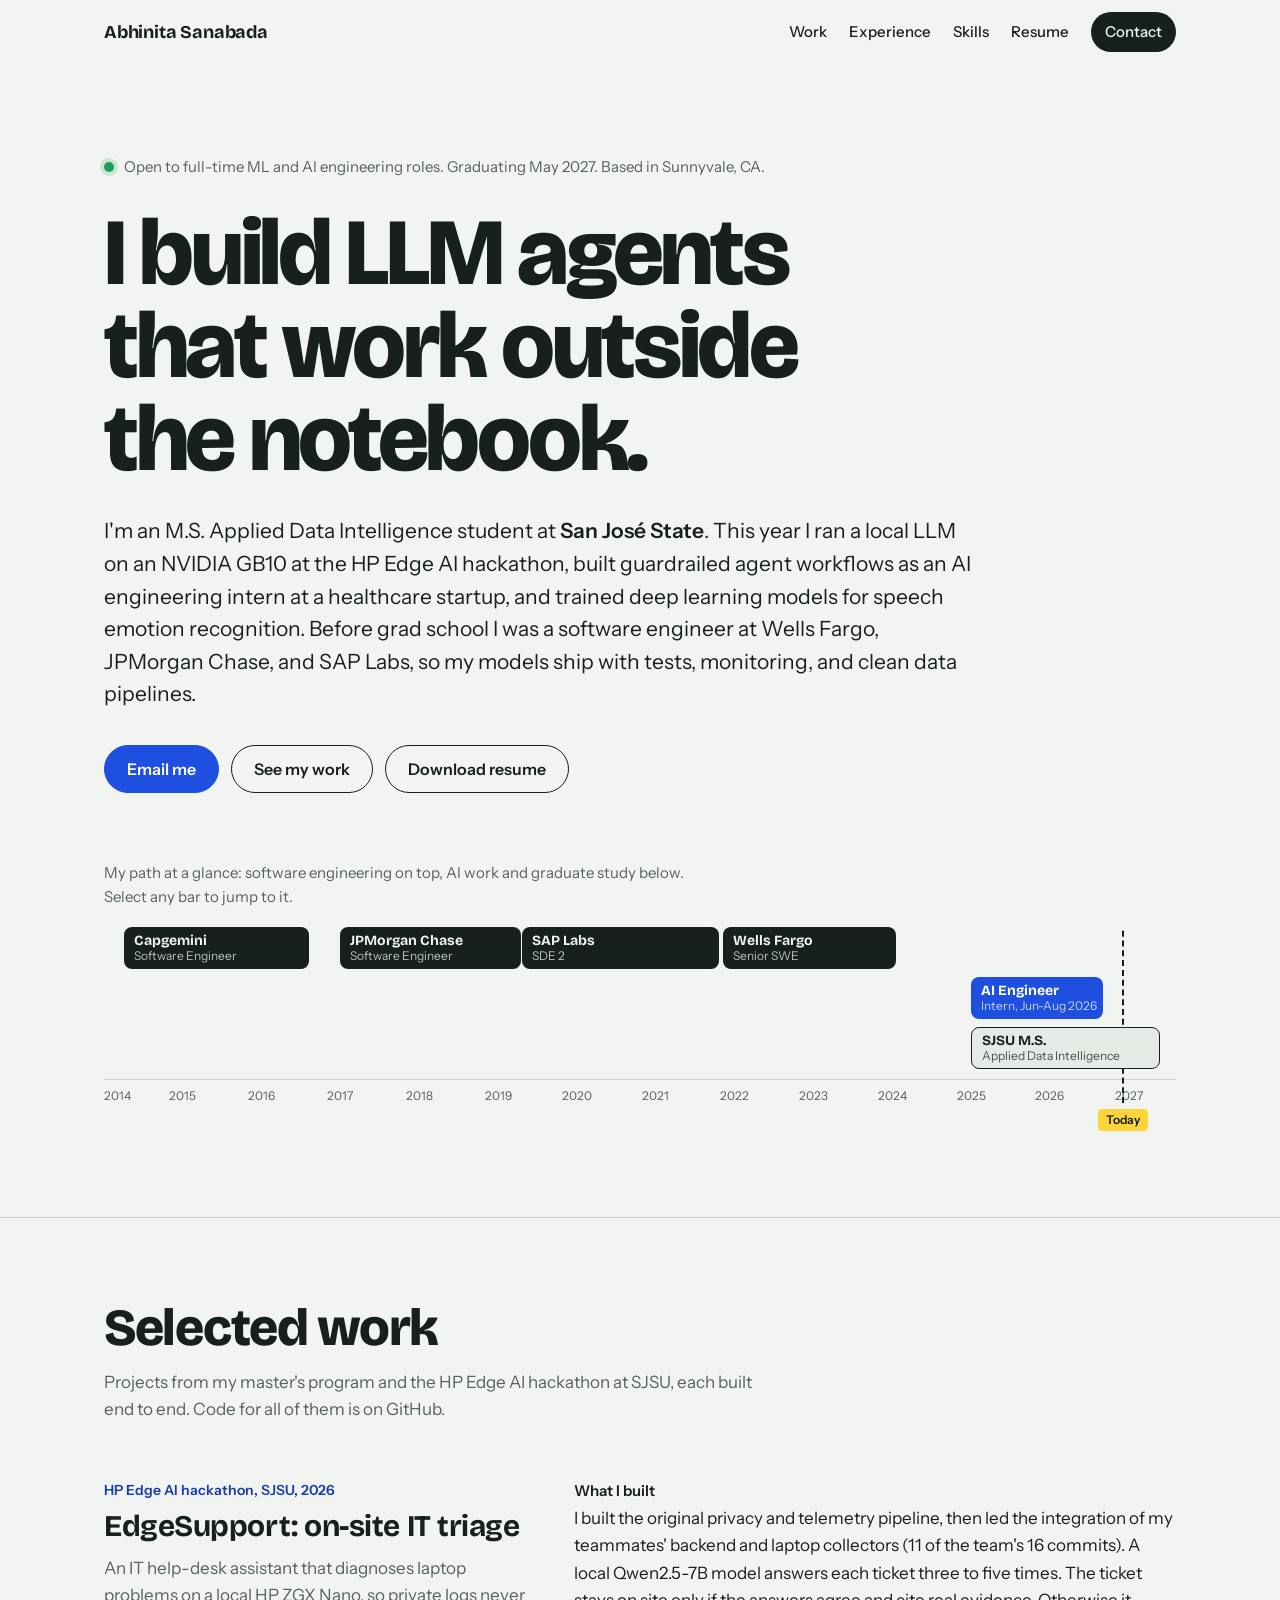
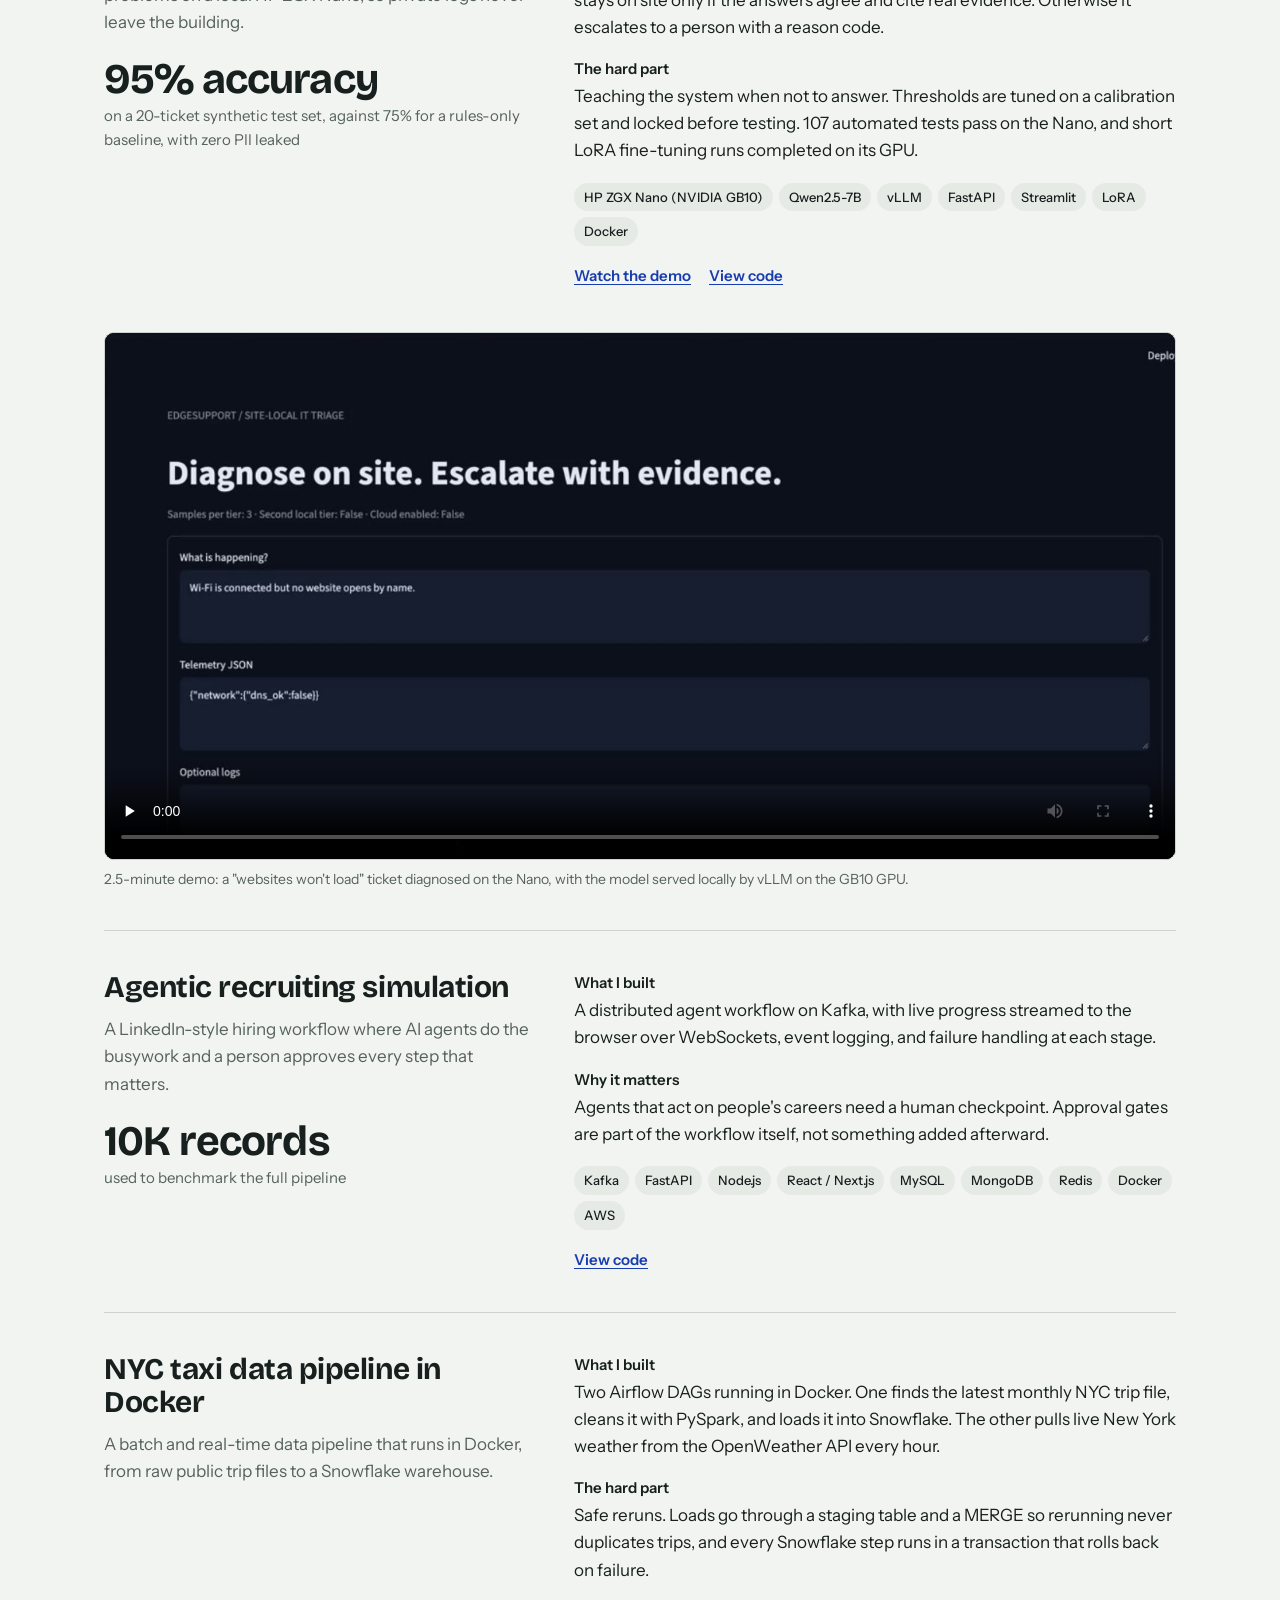
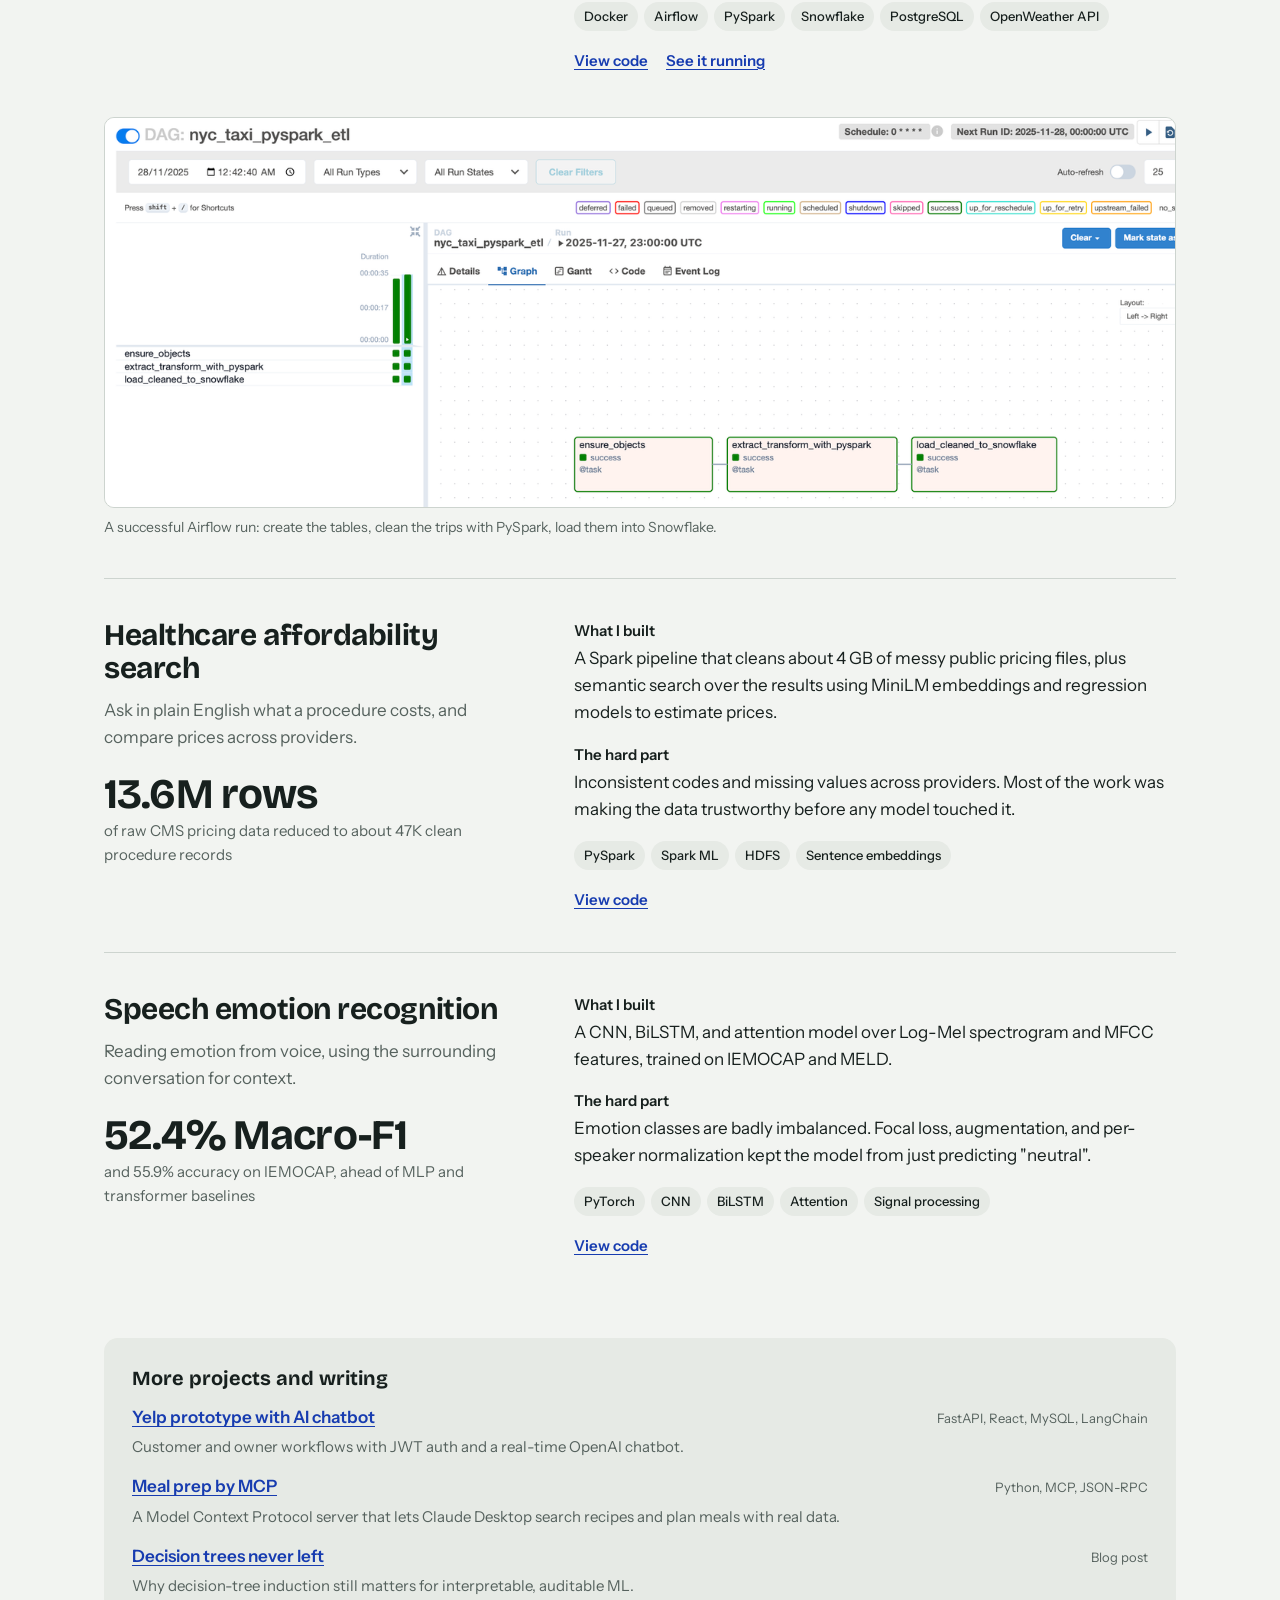
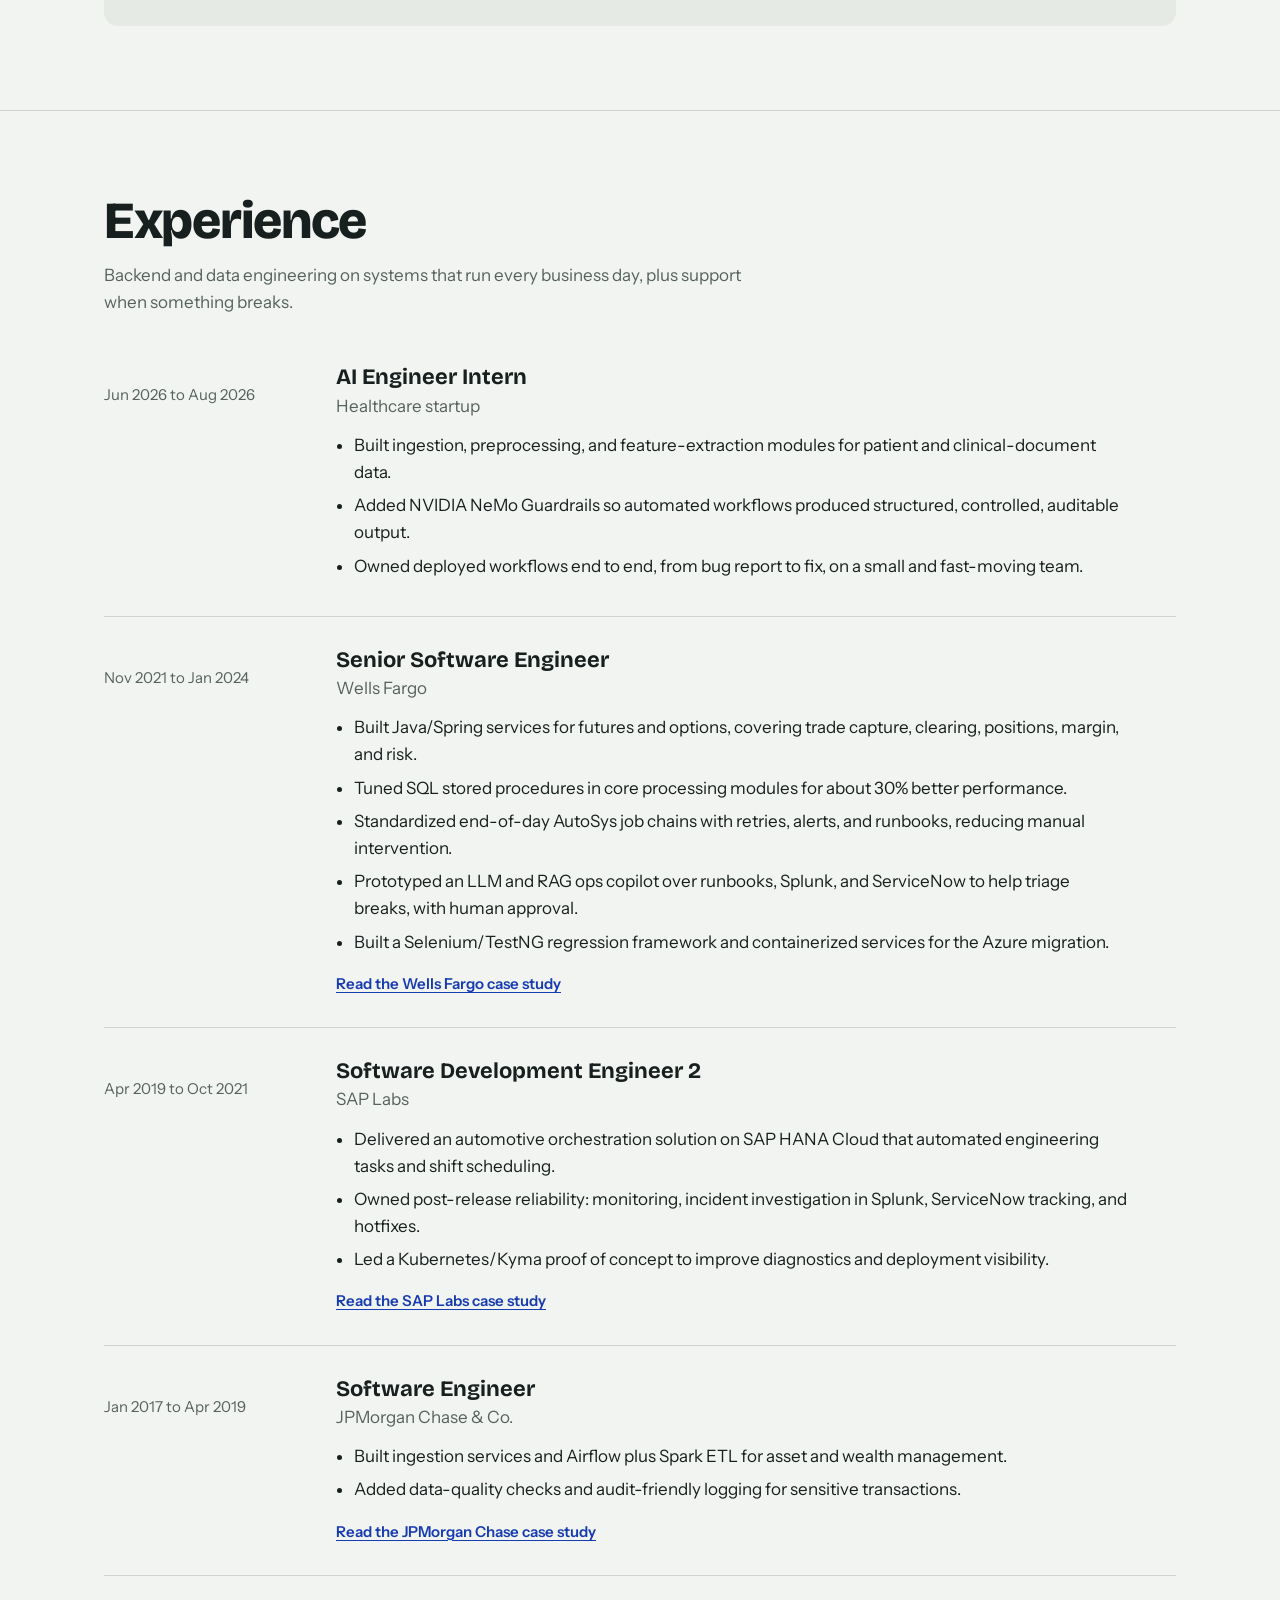
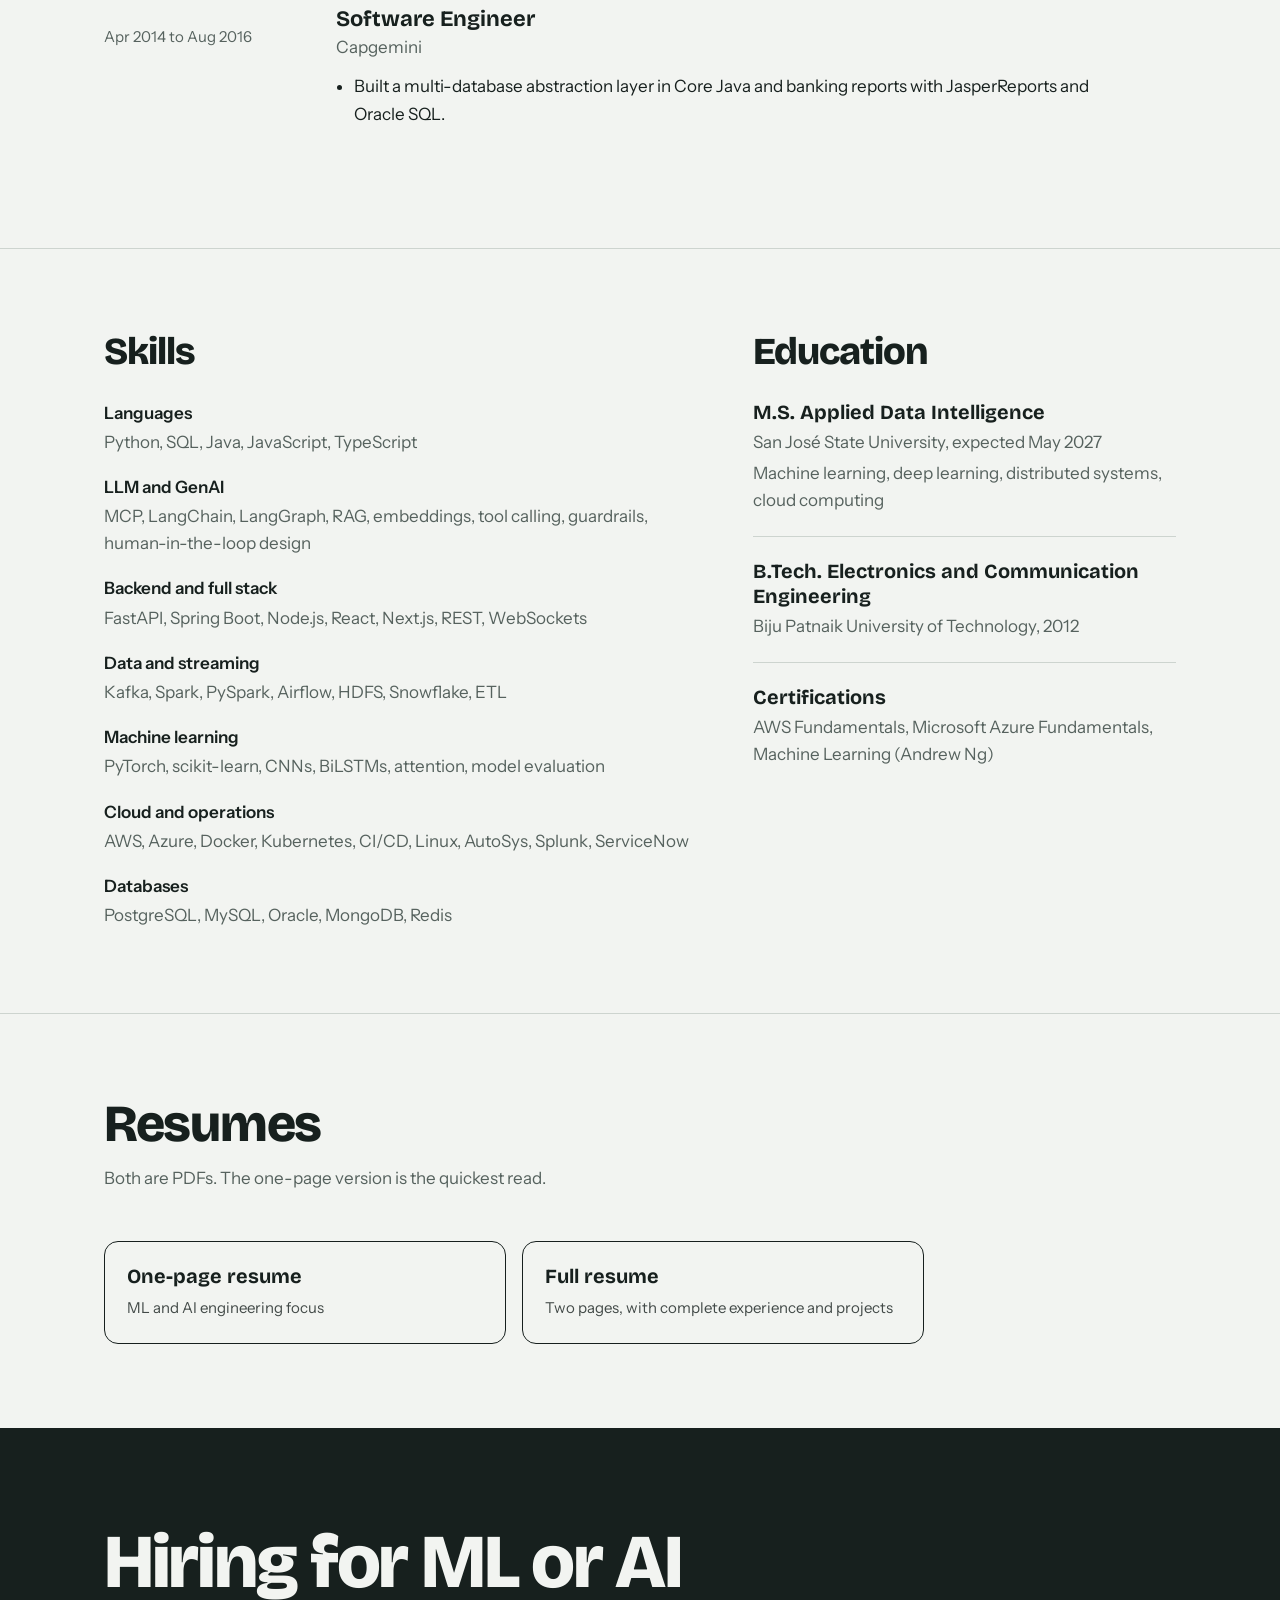
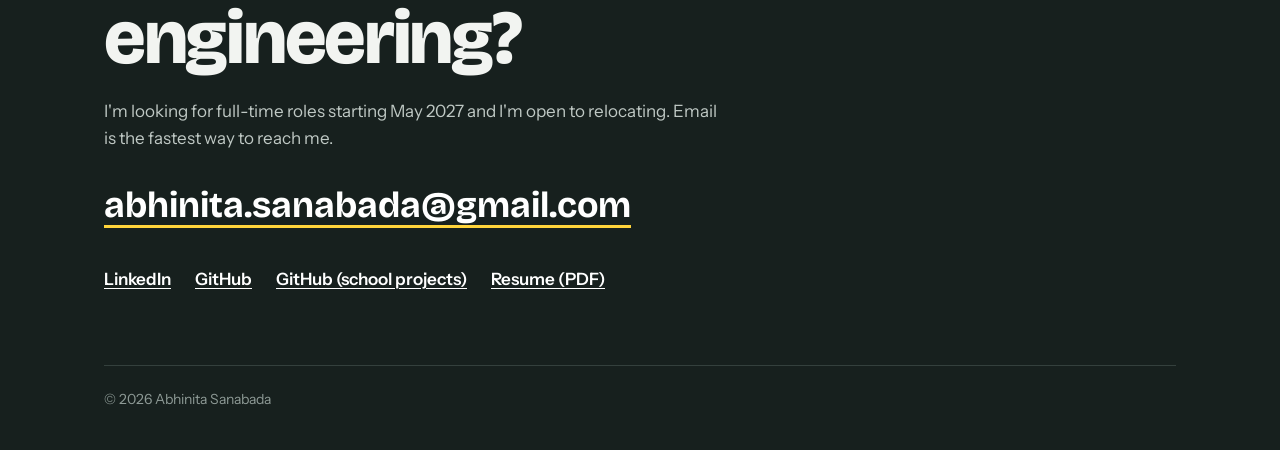
<file: index.html>
<!doctype html>
<html lang="en">
<head>
<meta charset="utf-8">
<meta name="viewport" content="width=device-width, initial-scale=1">
<title>Abhinita Sanabada | ML and AI Engineer</title>
<meta name="description" content="Abhinita Sanabada: ML and AI engineer building LLM agents, retrieval systems, and on-device LLMs. M.S. Applied Data Intelligence at San José State, graduating May 2027.">
<meta property="og:title" content="Abhinita Sanabada | ML and AI Engineer">
<meta property="og:description" content="LLM agents, retrieval systems, and on-device AI, with demos and code.">
<meta name="theme-color" content="#F2F4F1">
<link rel="preconnect" href="https://fonts.googleapis.com">
<link rel="preconnect" href="https://fonts.gstatic.com" crossorigin>
<link href="https://fonts.googleapis.com/css2?family=Bricolage+Grotesque:opsz,wght@12..96,500;12..96,700;12..96,800&family=Instrument+Sans:ital,wght@0,400;0,500;0,600;1,400&display=swap" rel="stylesheet">
<style>
:root{
  --paper:#F2F4F1;
  --panel:#E6EAE5;
  --ink:#17201E;
  --muted:#56625E;
  --line:#CDD4CF;
  --cobalt:#1F4FE0;
  --cobalt-ink:#173CB0;
  --marker:#FFD43B;
  --display:"Bricolage Grotesque", "Helvetica Neue", Arial, sans-serif;
  --body:"Instrument Sans", "Helvetica Neue", Arial, sans-serif;
  --wrap:1120px;
}
*{box-sizing:border-box}
html{scroll-behavior:smooth;-webkit-text-size-adjust:100%}
body{margin:0;background:var(--paper);color:var(--ink);font:400 17px/1.6 var(--body)}
a{color:var(--cobalt-ink);text-underline-offset:3px;text-decoration-thickness:1px}
a:hover{text-decoration-thickness:2px}
:focus-visible{outline:3px solid var(--cobalt);outline-offset:3px;border-radius:2px}
.wrap{max-width:var(--wrap);margin:0 auto;padding:0 24px}
.skip{position:absolute;left:-999px;top:8px;background:var(--ink);color:#fff;padding:8px 12px;z-index:10}
.skip:focus{left:8px}

/* header */
header.top{position:sticky;top:0;z-index:5;background:rgba(242,244,241,.92);backdrop-filter:blur(8px);border-bottom:1px solid transparent;transition:border-color .2s}
header.top.scrolled{border-bottom-color:var(--line)}
.top .wrap{display:flex;align-items:center;justify-content:space-between;height:64px;gap:16px}
.brand{font:700 18px/1 var(--display);color:var(--ink);text-decoration:none;letter-spacing:-.01em}
.top nav{display:flex;gap:22px;align-items:center}
.top nav a{color:var(--ink);text-decoration:none;font-size:15px;font-weight:500}
.top nav a:hover{color:var(--cobalt-ink)}
.top nav a.btn-sm{background:var(--ink);color:var(--paper);padding:8px 14px;border-radius:999px}
.top nav a.btn-sm:hover{background:var(--cobalt)}
@media (max-width:720px){.top nav a:not(.btn-sm){display:none}}

/* hero */
.hero{padding:88px 0 40px}
.status{display:inline-flex;align-items:center;gap:10px;font-size:15px;color:var(--muted);margin:0 0 28px}
.status::before{content:"";flex:none;width:10px;height:10px;border-radius:50%;background:#1E9E5A;box-shadow:0 0 0 4px rgba(30,158,90,.18)}
.hero h1{font:800 clamp(44px,7.4vw,96px)/.98 var(--display);letter-spacing:-.035em;margin:0;max-width:13ch}
.hero .lede{font-size:clamp(18px,2vw,21px);line-height:1.55;color:var(--ink);max-width:62ch;margin:30px 0 0}
.hero .lede strong{font-weight:600}
.ctas{display:flex;flex-wrap:wrap;gap:12px;margin-top:34px}
.btn{display:inline-flex;align-items:center;gap:8px;font:600 16px/1 var(--body);padding:15px 22px;border-radius:999px;text-decoration:none;border:1.5px solid var(--ink)}
.btn.primary{background:var(--cobalt);border-color:var(--cobalt);color:#fff}
.btn.primary:hover{background:var(--cobalt-ink);border-color:var(--cobalt-ink)}
.btn.ghost{color:var(--ink)}
.btn.ghost:hover{background:var(--ink);color:var(--paper)}

/* career line */
.career{padding:28px 0 80px}
.career p.note{color:var(--muted);font-size:15px;margin:0 0 18px;max-width:60ch}
.track-scroll{overflow-x:auto;padding-bottom:6px}
.track{position:relative;min-width:980px;height:204px}
.lane{position:absolute;left:0;right:0;height:42px;z-index:1}
.lane.work{top:0}
.lane.ai{top:50px}
.lane.study{top:100px}
.seg{position:absolute;top:0;height:100%;border-radius:8px;background:var(--ink);color:var(--paper);padding:7px 10px;overflow:hidden;transform-origin:left center;text-decoration:none;display:flex;flex-direction:column;justify-content:center}
.seg b{font:700 14px/1.15 var(--display);white-space:nowrap}
.seg span{font-size:12px;line-height:1.2;opacity:.75;white-space:nowrap}
.seg.study{background:var(--panel);color:var(--ink);border:1.5px solid var(--ink)}
.seg.ai{background:var(--cobalt);color:#fff;min-width:132px}
a.seg:hover{outline:2px solid var(--cobalt);outline-offset:2px}
.axis{position:absolute;left:0;right:0;top:152px;height:24px;border-top:1px solid var(--line)}
.tick{position:absolute;top:6px;font-size:12px;color:var(--muted);transform:translateX(-50%)}
.now{position:absolute;top:-6px;bottom:28px;width:0;border-left:2px dashed var(--ink);z-index:0}
.now i{position:absolute;bottom:-28px;left:-1px;transform:translateX(-50%);background:var(--marker);font-style:normal;font:600 12px/1 var(--body);padding:5px 8px;border-radius:4px;white-space:nowrap}
@media (prefers-reduced-motion:no-preference){
  .seg{animation:grow .7s cubic-bezier(.2,.7,.2,1) both}
  @keyframes grow{from{transform:scaleX(0);opacity:.2}to{transform:scaleX(1);opacity:1}}
}

/* sections */
section.block{padding:84px 0;border-top:1px solid var(--line)}
.block h2{font:800 clamp(32px,4.4vw,52px)/1.02 var(--display);letter-spacing:-.025em;margin:0 0 14px}
.block .intro{color:var(--muted);max-width:60ch;margin:0 0 48px}

/* work */
.case{display:grid;grid-template-columns:minmax(0,5fr) minmax(0,7fr);gap:40px;padding:40px 0;border-top:1px solid var(--line)}
.case:first-of-type{border-top:0;padding-top:8px}
.case h3{font:700 clamp(24px,2.6vw,30px)/1.1 var(--display);letter-spacing:-.015em;margin:0 0 12px}
.case .tagline{color:var(--muted);margin:0 0 18px}
.case .context{font-size:14px;font-weight:600;color:var(--cobalt-ink);margin:0 0 8px}
.case figure{grid-column:1/-1;margin:4px 0 0}
.case figure img{display:block;width:100%;height:auto;border:1px solid var(--line);border-radius:10px;background:#fff}
.case figcaption{font-size:14px;color:var(--muted);margin-top:8px}
.case .result{font:700 clamp(30px,3.4vw,42px)/1 var(--display);letter-spacing:-.02em;margin:22px 0 4px}
.case .result-label{font-size:15px;color:var(--muted);margin:0}
.case dl{margin:0;display:grid;gap:16px}
.case dt{font-weight:600;font-size:15px}
.case dd{margin:2px 0 0;color:var(--ink)}
.stack{display:flex;flex-wrap:wrap;gap:6px;margin:18px 0 0;padding:0;list-style:none}
.stack li{font-size:13px;font-weight:500;padding:4px 10px;border-radius:999px;background:var(--panel);color:var(--ink)}
.links{display:flex;gap:18px;margin-top:18px;font-weight:600;font-size:15px}
@media (max-width:820px){.case{grid-template-columns:1fr;gap:12px}}

.more{margin-top:40px;background:var(--panel);border-radius:14px;padding:28px}
.more h3{font:700 20px/1.2 var(--display);margin:0 0 14px}
.more ul{list-style:none;margin:0;padding:0;display:grid;gap:14px}
.more li{display:grid;grid-template-columns:minmax(0,1fr) auto;gap:4px 18px;align-items:baseline}
.more li a{font-weight:600}
.more li p{grid-column:1/-1;margin:0;color:var(--muted);font-size:15px}
.more li small{color:var(--muted);font-size:13px}

/* experience */
.job{display:grid;grid-template-columns:200px minmax(0,1fr);gap:32px;padding:30px 0;border-top:1px solid var(--line)}
.job:first-of-type{border-top:0;padding-top:0}
.job .when{color:var(--muted);font-size:15px;padding-top:4px}
.job h3{font:700 22px/1.2 var(--display);margin:0}
.job .org{margin:2px 0 12px;color:var(--muted)}
.job ul{margin:0;padding-left:18px;max-width:72ch}
.job li{margin:0 0 6px}
.job .cs{display:inline-block;margin-top:10px;font-weight:600;font-size:15px}
.job.current h3::after{content:"Current";font:600 12px/1 var(--body);background:var(--cobalt);color:#fff;padding:4px 8px;border-radius:4px;margin-left:10px;vertical-align:4px}
@media (max-width:720px){.job{grid-template-columns:1fr;gap:4px}}

/* skills & education */
.two{display:grid;grid-template-columns:minmax(0,7fr) minmax(0,5fr);gap:56px}
@media (max-width:860px){.two{grid-template-columns:1fr;gap:56px}}
.skills{display:grid;gap:18px;margin:0}
.skills dt{font-weight:600}
.skills dd{margin:2px 0 0;color:var(--muted)}
.edu article{padding:0 0 22px;margin:0 0 22px;border-bottom:1px solid var(--line)}
.edu article:last-child{border-bottom:0}
.edu h3{font:700 20px/1.25 var(--display);margin:0}
.edu p{margin:4px 0 0;color:var(--muted)}
.edu h2,.skillcol h2{font-size:clamp(28px,3.2vw,38px);margin-bottom:28px}

/* resumes + contact */
.resumes{display:grid;grid-template-columns:repeat(2,minmax(0,1fr));max-width:820px;gap:16px;margin-top:8px}
.resumes a{display:block;border:1.5px solid var(--ink);border-radius:14px;padding:22px;text-decoration:none;color:var(--ink)}
.resumes a:hover{background:var(--ink);color:var(--paper)}
.resumes b{display:block;font:700 20px/1.2 var(--display);margin-bottom:6px}
.resumes span{font-size:15px;opacity:.8}
@media (max-width:760px){.resumes{grid-template-columns:1fr}}

.contact{background:var(--ink);color:var(--paper);padding:96px 0 40px;margin-top:0}
.contact h2{font:800 clamp(38px,6vw,76px)/1 var(--display);letter-spacing:-.03em;margin:0;max-width:16ch}
.contact p{color:#BFC8C4;max-width:56ch;margin:22px 0 0}
.contact .mail{display:inline-block;margin-top:34px;font:700 clamp(22px,3.2vw,36px)/1.1 var(--display);color:#fff;text-decoration-color:var(--marker);text-decoration-thickness:3px;text-underline-offset:8px;word-break:break-word}
.contact .mail:hover{color:var(--marker)}
.contact .social{display:flex;flex-wrap:wrap;gap:24px;margin-top:40px}
.contact .social a{color:#fff;font-weight:600}
.contact footer{margin-top:72px;padding-top:22px;border-top:1px solid #34403D;color:#8E9A96;font-size:14px}
</style>
</head>
<body>
<a class="skip" href="#main">Skip to content</a>

<header class="top" id="top">
  <div class="wrap">
    <a class="brand" href="#main">Abhinita Sanabada</a>
    <nav aria-label="Main">
      <a href="#work">Work</a>
      <a href="#experience">Experience</a>
      <a href="#skills">Skills</a>
      <a href="#resume">Resume</a>
      <a class="btn-sm" href="#contact">Contact</a>
    </nav>
  </div>
</header>

<main id="main">
  <section class="hero">
    <div class="wrap">
      <p class="status">Open to full-time ML and AI engineering roles. Graduating May 2027. Based in Sunnyvale, CA.</p>
      <h1>I build LLM agents that work outside the notebook.</h1>
      <p class="lede">I'm an M.S. Applied Data Intelligence student at <strong>San José State</strong>. This year I ran a local LLM on an NVIDIA GB10 at the HP Edge AI hackathon, built guardrailed agent workflows as an AI engineering intern at a healthcare startup, and trained deep learning models for speech emotion recognition. Before grad school I was a software engineer at Wells Fargo, JPMorgan Chase, and SAP Labs, so my models ship with tests, monitoring, and clean data pipelines.</p>
      <div class="ctas">
        <a class="btn primary" href="mailto:abhinita.sanabada@gmail.com">Email me</a>
        <a class="btn ghost" href="#work">See my work</a>
        <a class="btn ghost" href="assets/resumes/AbhinitaSanabada_AI_ML_Resume.pdf">Download resume</a>
      </div>
    </div>
  </section>

  <section class="career" aria-labelledby="career-h">
    <div class="wrap">
      <h2 id="career-h" class="sr-only" style="position:absolute;left:-9999px">Career timeline</h2>
      <p class="note">My path at a glance: software engineering on top, AI work and graduate study below. Select any bar to jump to it.</p>
      <div class="track-scroll">
        <div class="track" id="track" aria-label="Career timeline from 2014 to 2027: Capgemini 2014 to 2016, JPMorgan Chase 2017 to 2019, SAP Labs 2019 to 2021, Wells Fargo 2021 to 2024, San José State M.S. Applied Data Intelligence 2025 to 2027, AI engineering internship June to August 2026."></div>
      </div>
    </div>
  </section>

  <section class="block" id="work" aria-labelledby="work-h">
    <div class="wrap">
      <h2 id="work-h">Selected work</h2>
      <p class="intro">Projects from my master's program and the HP Edge AI hackathon at SJSU, each built end to end. Code for all of them is on GitHub.</p>

      <article class="case">
        <div>
          <p class="context">HP Edge AI hackathon, SJSU, 2026</p>
          <h3>EdgeSupport: on-site IT triage</h3>
          <p class="tagline">An IT help-desk assistant that diagnoses laptop problems on a local HP ZGX Nano, so private logs never leave the building.</p>
          <p class="result">95% accuracy</p>
          <p class="result-label">on a 20-ticket synthetic test set, against 75% for a rules-only baseline, with zero PII leaked</p>
        </div>
        <div>
          <dl>
            <div><dt>What I built</dt><dd>I built the original privacy and telemetry pipeline, then led the integration of my teammates' backend and laptop collectors (11 of the team's 16 commits). A local Qwen2.5-7B model answers each ticket three to five times. The ticket stays on site only if the answers agree and cite real evidence. Otherwise it escalates to a person with a reason code.</dd></div>
            <div><dt>The hard part</dt><dd>Teaching the system when not to answer. Thresholds are tuned on a calibration set and locked before testing. 107 automated tests pass on the Nano, and short LoRA fine-tuning runs completed on its GPU.</dd></div>
          </dl>
          <ul class="stack" aria-label="Tech stack"><li>HP ZGX Nano (NVIDIA GB10)</li><li>Qwen2.5-7B</li><li>vLLM</li><li>FastAPI</li><li>Streamlit</li><li>LoRA</li><li>Docker</li></ul>
          <div class="links"><a href="#edge-demo">Watch the demo</a><a href="https://github.com/abhinitasanabada-web/edgehack">View code</a></div>
        </div>
        <figure id="edge-demo">
          <video controls preload="none" playsinline width="1440" height="900" poster="assets/video/edgesupport-poster.jpg" style="width:100%;height:auto;border-radius:10px;border:1px solid var(--line);background:#0E1117;display:block">
            <source src="assets/video/edgesupport-demo.mp4" type="video/mp4">
            <a href="assets/video/edgesupport-demo.mp4">Download the EdgeSupport demo video</a>
          </video>
          <figcaption>2.5-minute demo: a "websites won't load" ticket diagnosed on the Nano, with the model served locally by vLLM on the GB10 GPU.</figcaption>
        </figure>
      </article>

      <article class="case">
        <div>
          <h3>Agentic recruiting simulation</h3>
          <p class="tagline">A LinkedIn-style hiring workflow where AI agents do the busywork and a person approves every step that matters.</p>
          <p class="result">10K records</p>
          <p class="result-label">used to benchmark the full pipeline</p>
        </div>
        <div>
          <dl>
            <div><dt>What I built</dt><dd>A distributed agent workflow on Kafka, with live progress streamed to the browser over WebSockets, event logging, and failure handling at each stage.</dd></div>
            <div><dt>Why it matters</dt><dd>Agents that act on people's careers need a human checkpoint. Approval gates are part of the workflow itself, not something added afterward.</dd></div>
          </dl>
          <ul class="stack" aria-label="Tech stack"><li>Kafka</li><li>FastAPI</li><li>Node.js</li><li>React / Next.js</li><li>MySQL</li><li>MongoDB</li><li>Redis</li><li>Docker</li><li>AWS</li></ul>
          <div class="links"><a href="https://github.com/Sanabada/Linkedin-Agentic-Simulation">View code</a></div>
        </div>
      </article>

      <article class="case">
        <div>
          <h3>NYC taxi data pipeline in Docker</h3>
          <p class="tagline">A batch and real-time data pipeline that runs in Docker, from raw public trip files to a Snowflake warehouse.</p>
        </div>
        <div>
          <dl>
            <div><dt>What I built</dt><dd>Two Airflow DAGs running in Docker. One finds the latest monthly NYC trip file, cleans it with PySpark, and loads it into Snowflake. The other pulls live New York weather from the OpenWeather API every hour.</dd></div>
            <div><dt>The hard part</dt><dd>Safe reruns. Loads go through a staging table and a MERGE so rerunning never duplicates trips, and every Snowflake step runs in a transaction that rolls back on failure.</dd></div>
          </dl>
          <ul class="stack" aria-label="Tech stack"><li>Docker</li><li>Airflow</li><li>PySpark</li><li>Snowflake</li><li>PostgreSQL</li><li>OpenWeather API</li></ul>
          <div class="links"><a href="https://github.com/abhinitasanabada-web/nyc-taxi-data-prediction-pyspark">View code</a><a href="https://github.com/abhinitasanabada-web/nyc-taxi-data-prediction-pyspark/tree/main/screenshots">See it running</a></div>
        </div>
        <figure>
          <img src="assets/img/nyc-airflow-run.png" width="1400" height="509" loading="lazy" alt="Airflow graph view of the nyc_taxi_pyspark_etl DAG with all three tasks, ensure_objects, extract_transform_with_pyspark and load_cleaned_to_snowflake, marked success.">
          <figcaption>A successful Airflow run: create the tables, clean the trips with PySpark, load them into Snowflake.</figcaption>
        </figure>
      </article>

      <article class="case">
        <div>
          <h3>Healthcare affordability search</h3>
          <p class="tagline">Ask in plain English what a procedure costs, and compare prices across providers.</p>
          <p class="result">13.6M rows</p>
          <p class="result-label">of raw CMS pricing data reduced to about 47K clean procedure records</p>
        </div>
        <div>
          <dl>
            <div><dt>What I built</dt><dd>A Spark pipeline that cleans about 4 GB of messy public pricing files, plus semantic search over the results using MiniLM embeddings and regression models to estimate prices.</dd></div>
            <div><dt>The hard part</dt><dd>Inconsistent codes and missing values across providers. Most of the work was making the data trustworthy before any model touched it.</dd></div>
          </dl>
          <ul class="stack" aria-label="Tech stack"><li>PySpark</li><li>Spark ML</li><li>HDFS</li><li>Sentence embeddings</li></ul>
          <div class="links"><a href="https://github.com/Sanabada/Healthcare-Affordability-Finder-System">View code</a></div>
        </div>
      </article>

      <article class="case">
        <div>
          <h3>Speech emotion recognition</h3>
          <p class="tagline">Reading emotion from voice, using the surrounding conversation for context.</p>
          <p class="result">52.4% Macro-F1</p>
          <p class="result-label">and 55.9% accuracy on IEMOCAP, ahead of MLP and transformer baselines</p>
        </div>
        <div>
          <dl>
            <div><dt>What I built</dt><dd>A CNN, BiLSTM, and attention model over Log-Mel spectrogram and MFCC features, trained on IEMOCAP and MELD.</dd></div>
            <div><dt>The hard part</dt><dd>Emotion classes are badly imbalanced. Focal loss, augmentation, and per-speaker normalization kept the model from just predicting "neutral".</dd></div>
          </dl>
          <ul class="stack" aria-label="Tech stack"><li>PyTorch</li><li>CNN</li><li>BiLSTM</li><li>Attention</li><li>Signal processing</li></ul>
          <div class="links"><a href="https://github.com/Sanabada/Real-time-Speech-Emotion-Recognition">View code</a></div>
        </div>
      </article>

      <div class="more">
        <h3>More projects and writing</h3>
        <ul>
          <li><a href="https://github.com/Sanabada/yelp-prototype-with-AI-chatbot">Yelp prototype with AI chatbot</a><small>FastAPI, React, MySQL, LangChain</small><p>Customer and owner workflows with JWT auth and a real-time OpenAI chatbot.</p></li>
          <li><a href="https://github.com/Sanabada/mealPrepByMCP">Meal prep by MCP</a><small>Python, MCP, JSON-RPC</small><p>A Model Context Protocol server that lets Claude Desktop search recipes and plan meals with real data.</p></li>
          <li><a href="https://decisiontreesneverleft.blogspot.com/2026/04/decision-trees-never-left.html?m=1">Decision trees never left</a><small>Blog post</small><p>Why decision-tree induction still matters for interpretable, auditable ML.</p></li>
        </ul>
      </div>
    </div>
  </section>

  <section class="block" id="experience" aria-labelledby="exp-h">
    <div class="wrap">
      <h2 id="exp-h">Experience</h2>
      <p class="intro">Backend and data engineering on systems that run every business day, plus support when something breaks.</p>

      <article class="job" id="job-ai">
        <p class="when">Jun 2026 to Aug 2026</p>
        <div>
          <h3>AI Engineer Intern</h3>
          <p class="org">Healthcare startup</p>
          <ul>
            <li>Built ingestion, preprocessing, and feature-extraction modules for patient and clinical-document data.</li>
            <li>Added NVIDIA NeMo Guardrails so automated workflows produced structured, controlled, auditable output.</li>
            <li>Owned deployed workflows end to end, from bug report to fix, on a small and fast-moving team.</li>
          </ul>
        </div>
      </article>

      <article class="job" id="job-wf">
        <p class="when">Nov 2021 to Jan 2024</p>
        <div>
          <h3>Senior Software Engineer</h3>
          <p class="org">Wells Fargo</p>
          <ul>
            <li>Built Java/Spring services for futures and options, covering trade capture, clearing, positions, margin, and risk.</li>
            <li>Tuned SQL stored procedures in core processing modules for about 30% better performance.</li>
            <li>Standardized end-of-day AutoSys job chains with retries, alerts, and runbooks, reducing manual intervention.</li>
            <li>Prototyped an LLM and RAG ops copilot over runbooks, Splunk, and ServiceNow to help triage breaks, with human approval.</li>
            <li>Built a Selenium/TestNG regression framework and containerized services for the Azure migration.</li>
          </ul>
          <a class="cs" href="wells-fargo.html">Read the Wells Fargo case study</a>
        </div>
      </article>

      <article class="job" id="job-sap">
        <p class="when">Apr 2019 to Oct 2021</p>
        <div>
          <h3>Software Development Engineer 2</h3>
          <p class="org">SAP Labs</p>
          <ul>
            <li>Delivered an automotive orchestration solution on SAP HANA Cloud that automated engineering tasks and shift scheduling.</li>
            <li>Owned post-release reliability: monitoring, incident investigation in Splunk, ServiceNow tracking, and hotfixes.</li>
            <li>Led a Kubernetes/Kyma proof of concept to improve diagnostics and deployment visibility.</li>
          </ul>
          <a class="cs" href="sap-labs.html">Read the SAP Labs case study</a>
        </div>
      </article>

      <article class="job" id="job-jpmc">
        <p class="when">Jan 2017 to Apr 2019</p>
        <div>
          <h3>Software Engineer</h3>
          <p class="org">JPMorgan Chase &amp; Co.</p>
          <ul>
            <li>Built ingestion services and Airflow plus Spark ETL for asset and wealth management.</li>
            <li>Added data-quality checks and audit-friendly logging for sensitive transactions.</li>
          </ul>
          <a class="cs" href="jpmc.html">Read the JPMorgan Chase case study</a>
        </div>
      </article>

      <article class="job" id="job-cap">
        <p class="when">Apr 2014 to Aug 2016</p>
        <div>
          <h3>Software Engineer</h3>
          <p class="org">Capgemini</p>
          <ul>
            <li>Built a multi-database abstraction layer in Core Java and banking reports with JasperReports and Oracle SQL.</li>
          </ul>
        </div>
      </article>
    </div>
  </section>

  <section class="block" id="skills">
    <div class="wrap two">
      <div class="skillcol">
        <h2>Skills</h2>
        <dl class="skills">
          <div><dt>Languages</dt><dd>Python, SQL, Java, JavaScript, TypeScript</dd></div>
          <div><dt>LLM and GenAI</dt><dd>MCP, LangChain, LangGraph, RAG, embeddings, tool calling, guardrails, human-in-the-loop design</dd></div>
          <div><dt>Backend and full stack</dt><dd>FastAPI, Spring Boot, Node.js, React, Next.js, REST, WebSockets</dd></div>
          <div><dt>Data and streaming</dt><dd>Kafka, Spark, PySpark, Airflow, HDFS, Snowflake, ETL</dd></div>
          <div><dt>Machine learning</dt><dd>PyTorch, scikit-learn, CNNs, BiLSTMs, attention, model evaluation</dd></div>
          <div><dt>Cloud and operations</dt><dd>AWS, Azure, Docker, Kubernetes, CI/CD, Linux, AutoSys, Splunk, ServiceNow</dd></div>
          <div><dt>Databases</dt><dd>PostgreSQL, MySQL, Oracle, MongoDB, Redis</dd></div>
        </dl>
      </div>
      <div class="edu">
        <h2>Education</h2>
        <article>
          <h3>M.S. Applied Data Intelligence</h3>
          <p>San José State University, expected May 2027</p>
          <p>Machine learning, deep learning, distributed systems, cloud computing</p>
        </article>
        <article>
          <h3>B.Tech. Electronics and Communication Engineering</h3>
          <p>Biju Patnaik University of Technology, 2012</p>
        </article>
        <article>
          <h3>Certifications</h3>
          <p>AWS Fundamentals, Microsoft Azure Fundamentals, Machine Learning (Andrew Ng)</p>
        </article>
      </div>
    </div>
  </section>

  <section class="block" id="resume" aria-labelledby="res-h">
    <div class="wrap">
      <h2 id="res-h">Resumes</h2>
      <p class="intro">Both are PDFs. The one-page version is the quickest read.</p>
      <div class="resumes">
        <a href="assets/resumes/AbhinitaSanabada_AI_ML_Resume.pdf"><b>One-page resume</b><span>ML and AI engineering focus</span></a>
        <a href="assets/resumes/AbhinitaSanabada_FullTime_Resume.pdf"><b>Full resume</b><span>Two pages, with complete experience and projects</span></a>
      </div>
    </div>
  </section>
</main>

<section class="contact" id="contact" aria-labelledby="contact-h">
  <div class="wrap">
    <h2 id="contact-h">Hiring for ML or AI engineering?</h2>
    <p>I'm looking for full-time roles starting May 2027 and I'm open to relocating. Email is the fastest way to reach me.</p>
    <a class="mail" href="mailto:abhinita.sanabada@gmail.com">abhinita.sanabada@gmail.com</a>
    <div class="social">
      <a href="https://linkedin.com/in/abhinita-sanabada">LinkedIn</a>
      <a href="https://github.com/Sanabada">GitHub</a>
      <a href="https://github.com/abhinitasanabada-web">GitHub (school projects)</a>
      <a href="assets/resumes/AbhinitaSanabada_AI_ML_Resume.pdf">Resume (PDF)</a>
    </div>
    <footer>© 2026 Abhinita Sanabada</footer>
  </div>
</section>

<script>
(function(){
  // Career timeline, positioned by date
  var start = 2014.0, end = 2027.6;
  var pct = function(y){ return ((y - start) / (end - start) * 100).toFixed(3) + '%'; };
  var span = function(a,b){ return ((b - a) / (end - start) * 100).toFixed(3) + '%'; };
  var lanes = {
    work: [
      {from:2014.25,to:2016.6,name:'Capgemini',sub:'Software Engineer',href:'#job-cap'},
      {from:2017.0,to:2019.3,name:'JPMorgan Chase',sub:'Software Engineer',href:'#job-jpmc'},
      {from:2019.3,to:2021.8,name:'SAP Labs',sub:'SDE 2',href:'#job-sap'},
      {from:2021.85,to:2024.05,name:'Wells Fargo',sub:'Senior SWE',href:'#job-wf'}
    ],
    ai: [
      {from:2026.42,to:2026.67,name:'AI Engineer',sub:'Intern, Jun-Aug 2026',href:'#job-ai',cls:'ai'}
    ],
    study: [
      {from:2025.0,to:2027.4,name:'SJSU M.S.',sub:'Applied Data Intelligence',href:'#skills',cls:'study'}
    ]
  };
  var track = document.getElementById('track');
  var i = 0;
  Object.keys(lanes).forEach(function(k){
    var lane = document.createElement('div');
    lane.className = 'lane ' + k;
    lanes[k].forEach(function(s){
      var a = document.createElement('a');
      a.className = 'seg' + (s.cls ? ' ' + s.cls : '');
      a.href = s.href;
      if (s.cls === 'ai') {
        // short internship: anchor to its end date so the label has room
        a.style.right = ((end - s.to) / (end - start) * 100).toFixed(3) + '%';
        a.style.width = span(s.from, s.to);
        a.style.transformOrigin = 'right center';
      } else {
        a.style.left = pct(s.from);
        a.style.width = span(s.from, s.to);
      }
      a.style.animationDelay = (i++ * 90) + 'ms';
      a.innerHTML = '<b>' + s.name + '</b><span>' + s.sub + '</span>';
      lane.appendChild(a);
    });
    track.appendChild(lane);
  });
  var axis = document.createElement('div');
  axis.className = 'axis';
  for (var y = 2014; y <= 2027; y++){
    var t = document.createElement('span');
    t.className = 'tick'; t.style.left = pct(y); t.textContent = y;
    if (y === 2014) t.style.transform = 'none';
    axis.appendChild(t);
  }
  track.appendChild(axis);
  var d = new Date(), now = d.getFullYear() + d.getMonth() / 12;
  if (now > start && now < end){
    var n = document.createElement('div');
    n.className = 'now'; n.style.left = pct(now);
    n.innerHTML = '<i>Today</i>';
    track.appendChild(n);
  }

  // On narrow screens, start the timeline at the most recent years
  var sc = track.parentElement; sc.scrollLeft = sc.scrollWidth;

  // Header border on scroll
  var h = document.getElementById('top');
  var onScroll = function(){ h.classList.toggle('scrolled', window.scrollY > 8); };
  window.addEventListener('scroll', onScroll, {passive:true}); onScroll();
})();
</script>
</body>
</html>
</file>
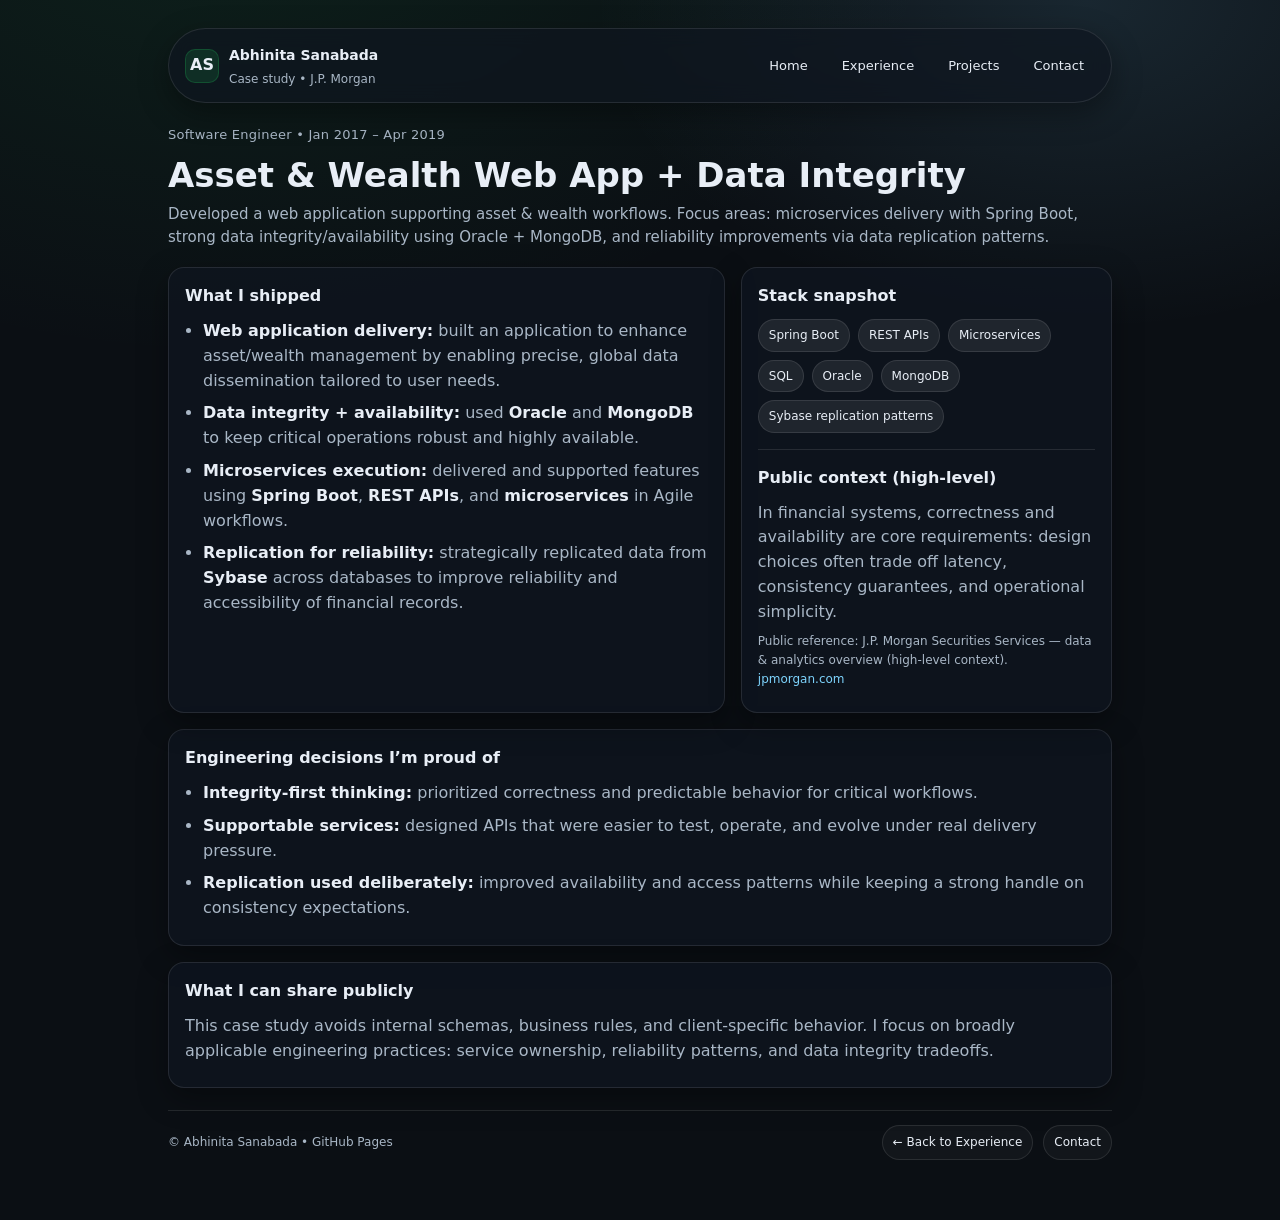
<file: jpmc.html>
<!doctype html>
<html lang="en">
<head>
  <meta charset="utf-8" />
  <meta name="viewport" content="width=device-width,initial-scale=1" />
  <title>J.P. Morgan — Asset & Wealth App + Data Integrity | Abhinita Sanabada</title>
  <meta name="description" content="One-page case study: built an asset/wealth web application with Spring Boot microservices; ensured data integrity/availability with Oracle+MongoDB; improved reliability via Sybase replication patterns." />
  <meta name="robots" content="index,follow" />
  <link rel="canonical" href="https://sanabada.github.io/jpmc.html" />

  <style>
    :root{
      --bg:#0b0f14; --card:#0f1620; --text:#e8eef6; --muted:#a9b7c6;
      --line:rgba(255,255,255,.10); --chip:rgba(255,255,255,.08);
      --link:#7dd3fc; --shadow: 0 10px 30px rgba(0,0,0,.35); --radius:16px;
    }
    *{box-sizing:border-box}
    body{
      margin:0;
      font-family: ui-sans-serif, system-ui, -apple-system, Segoe UI, Roboto, Helvetica, Arial, "Apple Color Emoji","Segoe UI Emoji";
      background: radial-gradient(1200px 800px at 18% -10%, rgba(34,197,94,.10), transparent 60%),
                  radial-gradient(900px 600px at 85% 0%, rgba(125,211,252,.12), transparent 55%),
                  var(--bg);
      color:var(--text); line-height:1.55;
    }
    a{color:var(--link); text-decoration:none}
    a:hover{text-decoration:underline}
    .wrap{max-width:980px; margin:0 auto; padding:28px 18px 60px}
    .nav{
      display:flex; gap:14px; align-items:center; justify-content:space-between;
      padding:14px 16px; border:1px solid var(--line); border-radius:999px;
      background: rgba(15,22,32,.70); backdrop-filter: blur(10px);
      box-shadow: var(--shadow);
      position:sticky; top:14px; z-index:10;
    }
    .brand{display:flex; align-items:center; gap:10px; min-width:220px}
    .badge{
      width:34px; height:34px; border-radius:10px;
      background: rgba(34,197,94,.14);
      border:1px solid rgba(34,197,94,.22);
      display:grid; place-items:center; font-weight:700;
    }
    .brand b{font-size:14px}
    .brand span{display:block; color:var(--muted); font-size:12px; margin-top:2px}
    .navlinks{display:flex; gap:12px; flex-wrap:wrap; justify-content:flex-end}
    .navlinks a{
      font-size:13px; color:var(--text);
      padding:8px 10px; border-radius:999px; border:1px solid transparent;
    }
    .navlinks a:hover{border-color:var(--line); background:rgba(255,255,255,.03); text-decoration:none}
    .hero{margin-top:22px}
    .kicker{color:var(--muted); font-size:13px; letter-spacing:.02em}
    h1{margin:10px 0 8px; font-size:34px; line-height:1.15}
    .subtitle{color:var(--muted); font-size:15px; margin:0}
    .grid{display:grid; grid-template-columns: 1.2fr .8fr; gap:16px; margin-top:18px}
    @media (max-width:860px){ .grid{grid-template-columns:1fr} .brand{min-width:auto} }
    .card{
      border:1px solid var(--line);
      background: rgba(15,22,32,.72);
      border-radius: var(--radius);
      box-shadow: var(--shadow);
      padding:16px 16px;
    }
    .card h2{font-size:16px; margin:0 0 10px}
    .card p{margin:8px 0; color:var(--muted)}
    .chips{display:flex; flex-wrap:wrap; gap:8px; margin-top:10px}
    .chip{
      font-size:12px; color:var(--text);
      padding:6px 10px; border-radius:999px;
      background: var(--chip); border:1px solid var(--line);
    }
    .section{margin-top:16px}
    .section h2{font-size:16px; margin:0 0 10px}
    .bullets{margin:0; padding-left:18px}
    .bullets li{margin:8px 0; color:var(--muted)}
    .bullets b{color:var(--text)}
    .hr{height:1px; background:var(--line); margin:16px 0}
    .small{font-size:12px; color:var(--muted)}
    .footer{
      margin-top:22px; padding-top:14px; border-top:1px solid var(--line);
      display:flex; flex-wrap:wrap; gap:10px; align-items:center; justify-content:space-between;
      color:var(--muted); font-size:12px;
    }
    .footlinks{display:flex; gap:10px; flex-wrap:wrap}
    .pill{
      padding:7px 10px; border-radius:999px; border:1px solid var(--line);
      background:rgba(255,255,255,.03); color:var(--text); font-size:12px;
    }
    .pill:hover{text-decoration:none; border-color:rgba(34,197,94,.28)}
  </style>
</head>

<body>
  <div class="wrap">
    <div class="nav">
      <div class="brand">
        <div class="badge">AS</div>
        <div>
          <b>Abhinita Sanabada</b>
          <span>Case study • J.P. Morgan</span>
        </div>
      </div>
      <div class="navlinks">
        <a href="index.html">Home</a>
        <a href="index.html#experience">Experience</a>
        <a href="index.html#projects">Projects</a>
        <a href="index.html#contact">Contact</a>
      </div>
    </div>

    <div class="hero">
      <div class="kicker">Software Engineer • Jan 2017 – Apr 2019</div>
      <h1>Asset & Wealth Web App + Data Integrity</h1>
      <p class="subtitle">
        Developed a web application supporting asset & wealth workflows. Focus areas:
        microservices delivery with Spring Boot, strong data integrity/availability using Oracle + MongoDB,
        and reliability improvements via data replication patterns.
      </p>
    </div>

    <div class="grid">
      <div class="card">
        <h2>What I shipped</h2>
        <ul class="bullets">
          <li><b>Web application delivery:</b> built an application to enhance asset/wealth management by enabling precise, global data dissemination tailored to user needs.</li>
          <li><b>Data integrity + availability:</b> used <b>Oracle</b> and <b>MongoDB</b> to keep critical operations robust and highly available.</li>
          <li><b>Microservices execution:</b> delivered and supported features using <b>Spring Boot</b>, <b>REST APIs</b>, and <b>microservices</b> in Agile workflows.</li>
          <li><b>Replication for reliability:</b> strategically replicated data from <b>Sybase</b> across databases to improve reliability and accessibility of financial records.</li>
        </ul>
      </div>

      <div class="card">
        <h2>Stack snapshot</h2>
        <div class="chips">
          <span class="chip">Spring Boot</span>
          <span class="chip">REST APIs</span>
          <span class="chip">Microservices</span>
          <span class="chip">SQL</span>
          <span class="chip">Oracle</span>
          <span class="chip">MongoDB</span>
          <span class="chip">Sybase replication patterns</span>
        </div>

        <div class="hr"></div>

        <h2>Public context (high-level)</h2>
        <p>
          In financial systems, correctness and availability are core requirements:
          design choices often trade off latency, consistency guarantees, and operational simplicity.
        </p>

        <p class="small">
          Public reference: J.P. Morgan Securities Services — data & analytics overview (high-level context).<br />
          <a href="https://www.jpmorgan.com/securities-services/data-analytics" target="_blank" rel="noopener">jpmorgan.com</a>
        </p>
      </div>
    </div>

    <div class="section card">
      <h2>Engineering decisions I’m proud of</h2>
      <ul class="bullets">
        <li><b>Integrity-first thinking:</b> prioritized correctness and predictable behavior for critical workflows.</li>
        <li><b>Supportable services:</b> designed APIs that were easier to test, operate, and evolve under real delivery pressure.</li>
        <li><b>Replication used deliberately:</b> improved availability and access patterns while keeping a strong handle on consistency expectations.</li>
      </ul>
    </div>

    <div class="section card">
      <h2>What I can share publicly</h2>
      <p>
        This case study avoids internal schemas, business rules, and client-specific behavior.
        I focus on broadly applicable engineering practices: service ownership, reliability patterns, and data integrity tradeoffs.
      </p>
    </div>

    <div class="footer">
      <div>© Abhinita Sanabada • GitHub Pages</div>
      <div class="footlinks">
        <a class="pill" href="index.html#experience">← Back to Experience</a>
        <a class="pill" href="index.html#contact">Contact</a>
      </div>
    </div>
  </div>
</body>
</html>
</file>
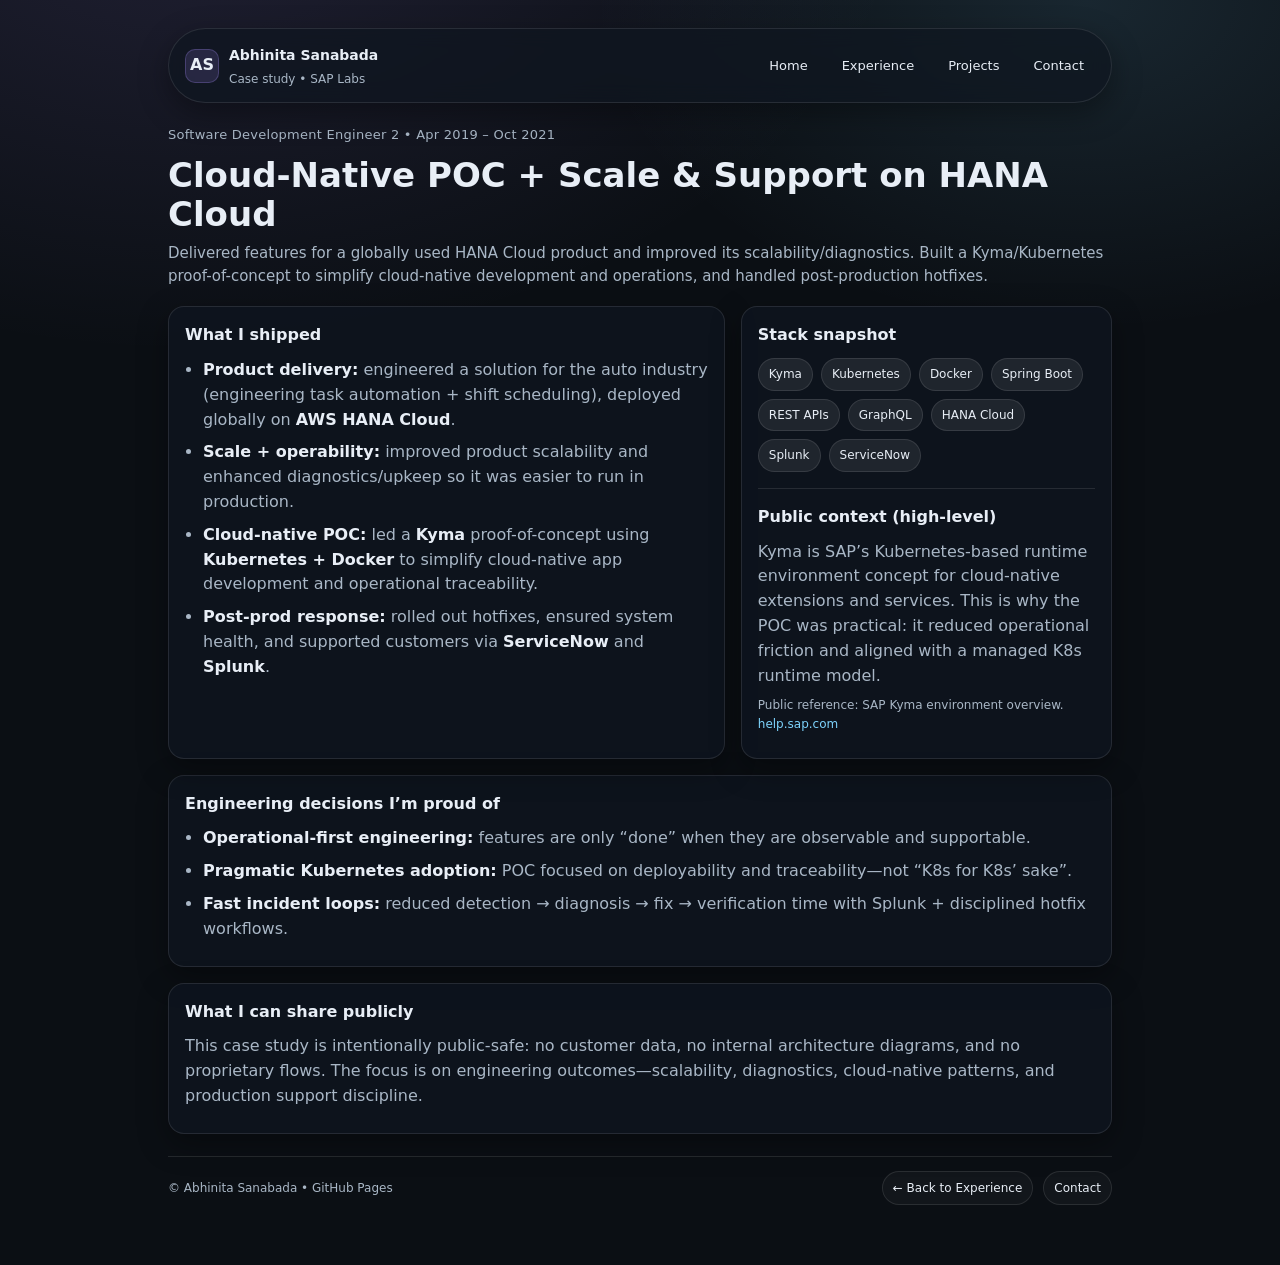
<file: sap-labs.html>
<!doctype html>
<html lang="en">
<head>
  <meta charset="utf-8" />
  <meta name="viewport" content="width=device-width,initial-scale=1" />
  <title>SAP Labs — Cloud-Native POC + Scale & Support on HANA Cloud | Abhinita Sanabada</title>
  <meta name="description" content="One-page case study: improved scalability/diagnostics for an SAP HANA Cloud product; built Kyma/Kubernetes proof-of-concept; handled post-production hotfixes with Splunk/ServiceNow." />
  <meta name="robots" content="index,follow" />
  <link rel="canonical" href="https://sanabada.github.io/sap-labs.html" />

  <style>
    :root{
      --bg:#0b0f14; --card:#0f1620; --text:#e8eef6; --muted:#a9b7c6;
      --line:rgba(255,255,255,.10); --chip:rgba(255,255,255,.08);
      --link:#7dd3fc; --shadow: 0 10px 30px rgba(0,0,0,.35); --radius:16px;
    }
    *{box-sizing:border-box}
    body{
      margin:0;
      font-family: ui-sans-serif, system-ui, -apple-system, Segoe UI, Roboto, Helvetica, Arial, "Apple Color Emoji","Segoe UI Emoji";
      background: radial-gradient(1200px 800px at 15% -10%, rgba(167,139,250,.14), transparent 60%),
                  radial-gradient(900px 600px at 85% 0%, rgba(125,211,252,.12), transparent 55%),
                  var(--bg);
      color:var(--text); line-height:1.55;
    }
    a{color:var(--link); text-decoration:none}
    a:hover{text-decoration:underline}
    .wrap{max-width:980px; margin:0 auto; padding:28px 18px 60px}
    .nav{
      display:flex; gap:14px; align-items:center; justify-content:space-between;
      padding:14px 16px; border:1px solid var(--line); border-radius:999px;
      background: rgba(15,22,32,.70); backdrop-filter: blur(10px);
      box-shadow: var(--shadow);
      position:sticky; top:14px; z-index:10;
    }
    .brand{display:flex; align-items:center; gap:10px; min-width:220px}
    .badge{
      width:34px; height:34px; border-radius:10px;
      background: rgba(167,139,250,.15);
      border:1px solid rgba(167,139,250,.25);
      display:grid; place-items:center; font-weight:700;
    }
    .brand b{font-size:14px}
    .brand span{display:block; color:var(--muted); font-size:12px; margin-top:2px}
    .navlinks{display:flex; gap:12px; flex-wrap:wrap; justify-content:flex-end}
    .navlinks a{
      font-size:13px; color:var(--text);
      padding:8px 10px; border-radius:999px; border:1px solid transparent;
    }
    .navlinks a:hover{border-color:var(--line); background:rgba(255,255,255,.03); text-decoration:none}
    .hero{margin-top:22px}
    .kicker{color:var(--muted); font-size:13px; letter-spacing:.02em}
    h1{margin:10px 0 8px; font-size:34px; line-height:1.15}
    .subtitle{color:var(--muted); font-size:15px; margin:0}
    .grid{display:grid; grid-template-columns: 1.2fr .8fr; gap:16px; margin-top:18px}
    @media (max-width:860px){ .grid{grid-template-columns:1fr} .brand{min-width:auto} }
    .card{
      border:1px solid var(--line);
      background: rgba(15,22,32,.72);
      border-radius: var(--radius);
      box-shadow: var(--shadow);
      padding:16px 16px;
    }
    .card h2{font-size:16px; margin:0 0 10px}
    .card p{margin:8px 0; color:var(--muted)}
    .chips{display:flex; flex-wrap:wrap; gap:8px; margin-top:10px}
    .chip{
      font-size:12px; color:var(--text);
      padding:6px 10px; border-radius:999px;
      background: var(--chip); border:1px solid var(--line);
    }
    .section{margin-top:16px}
    .section h2{font-size:16px; margin:0 0 10px}
    .bullets{margin:0; padding-left:18px}
    .bullets li{margin:8px 0; color:var(--muted)}
    .bullets b{color:var(--text)}
    .hr{height:1px; background:var(--line); margin:16px 0}
    .small{font-size:12px; color:var(--muted)}
    .footer{
      margin-top:22px; padding-top:14px; border-top:1px solid var(--line);
      display:flex; flex-wrap:wrap; gap:10px; align-items:center; justify-content:space-between;
      color:var(--muted); font-size:12px;
    }
    .footlinks{display:flex; gap:10px; flex-wrap:wrap}
    .pill{
      padding:7px 10px; border-radius:999px; border:1px solid var(--line);
      background:rgba(255,255,255,.03); color:var(--text); font-size:12px;
    }
    .pill:hover{text-decoration:none; border-color:rgba(167,139,250,.35)}
  </style>
</head>

<body>
  <div class="wrap">
    <div class="nav">
      <div class="brand">
        <div class="badge">AS</div>
        <div>
          <b>Abhinita Sanabada</b>
          <span>Case study • SAP Labs</span>
        </div>
      </div>
      <div class="navlinks">
        <a href="index.html">Home</a>
        <a href="index.html#experience">Experience</a>
        <a href="index.html#projects">Projects</a>
        <a href="index.html#contact">Contact</a>
      </div>
    </div>

    <div class="hero">
      <div class="kicker">Software Development Engineer 2 • Apr 2019 – Oct 2021</div>
      <h1>Cloud-Native POC + Scale & Support on HANA Cloud</h1>
      <p class="subtitle">
        Delivered features for a globally used HANA Cloud product and improved its scalability/diagnostics.
        Built a Kyma/Kubernetes proof-of-concept to simplify cloud-native development and operations, and handled post-production hotfixes.
      </p>
    </div>

    <div class="grid">
      <div class="card">
        <h2>What I shipped</h2>
        <ul class="bullets">
          <li><b>Product delivery:</b> engineered a solution for the auto industry (engineering task automation + shift scheduling), deployed globally on <b>AWS HANA Cloud</b>.</li>
          <li><b>Scale + operability:</b> improved product scalability and enhanced diagnostics/upkeep so it was easier to run in production.</li>
          <li><b>Cloud-native POC:</b> led a <b>Kyma</b> proof-of-concept using <b>Kubernetes + Docker</b> to simplify cloud-native app development and operational traceability.</li>
          <li><b>Post-prod response:</b> rolled out hotfixes, ensured system health, and supported customers via <b>ServiceNow</b> and <b>Splunk</b>.</li>
        </ul>
      </div>

      <div class="card">
        <h2>Stack snapshot</h2>
        <div class="chips">
          <span class="chip">Kyma</span>
          <span class="chip">Kubernetes</span>
          <span class="chip">Docker</span>
          <span class="chip">Spring Boot</span>
          <span class="chip">REST APIs</span>
          <span class="chip">GraphQL</span>
          <span class="chip">HANA Cloud</span>
          <span class="chip">Splunk</span>
          <span class="chip">ServiceNow</span>
        </div>

        <div class="hr"></div>

        <h2>Public context (high-level)</h2>
        <p>
          Kyma is SAP’s Kubernetes-based runtime environment concept for cloud-native extensions and services.
          This is why the POC was practical: it reduced operational friction and aligned with a managed K8s runtime model.
        </p>

        <p class="small">
          Public reference: SAP Kyma environment overview.<br />
          <a href="https://help.sap.com/docs/btp/sap-business-technology-platform/kyma-environment" target="_blank" rel="noopener">help.sap.com</a>
        </p>
      </div>
    </div>

    <div class="section card">
      <h2>Engineering decisions I’m proud of</h2>
      <ul class="bullets">
        <li><b>Operational-first engineering:</b> features are only “done” when they are observable and supportable.</li>
        <li><b>Pragmatic Kubernetes adoption:</b> POC focused on deployability and traceability—not “K8s for K8s’ sake”.</li>
        <li><b>Fast incident loops:</b> reduced detection → diagnosis → fix → verification time with Splunk + disciplined hotfix workflows.</li>
      </ul>
    </div>

    <div class="section card">
      <h2>What I can share publicly</h2>
      <p>
        This case study is intentionally public-safe: no customer data, no internal architecture diagrams, and no proprietary flows.
        The focus is on engineering outcomes—scalability, diagnostics, cloud-native patterns, and production support discipline.
      </p>
    </div>

    <div class="footer">
      <div>© Abhinita Sanabada • GitHub Pages</div>
      <div class="footlinks">
        <a class="pill" href="index.html#experience">← Back to Experience</a>
        <a class="pill" href="index.html#contact">Contact</a>
      </div>
    </div>
  </div>
</body>
</html>
</file>
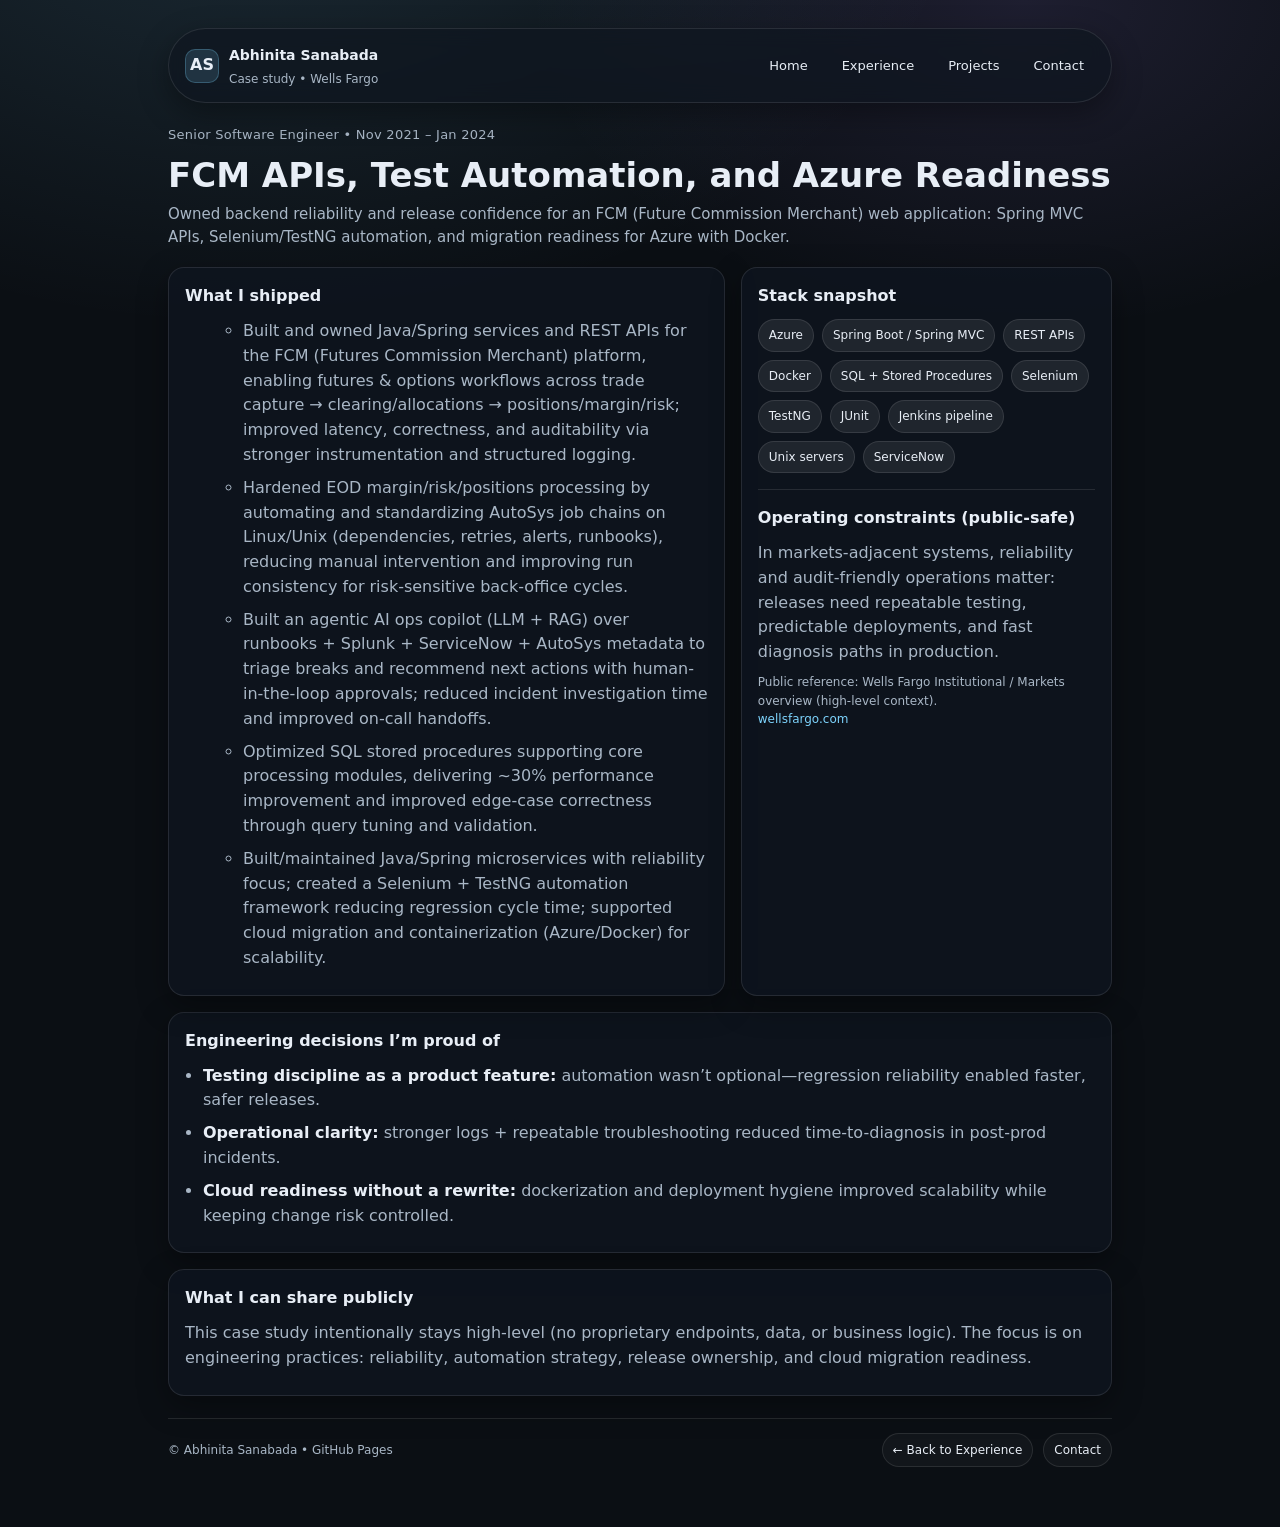
<file: wells-fargo.html>
<!doctype html>
<html lang="en">
<head>
  <meta charset="utf-8" />
  <meta name="viewport" content="width=device-width,initial-scale=1" />
  <title>Wells Fargo — FCM APIs, Test Automation, and Azure Readiness | Abhinita Sanabada</title>
  <meta name="description" content="One-page case study: built Spring MVC APIs for an FCM app, created Selenium+TestNG automation, improved release confidence, and supported Azure migration with Docker." />
  <meta name="robots" content="index,follow" />
  <link rel="canonical" href="https://sanabada.github.io/wells-fargo.html" />

  <style>
    :root{
      --bg:#0b0f14;
      --card:#0f1620;
      --text:#e8eef6;
      --muted:#a9b7c6;
      --line:rgba(255,255,255,.10);
      --chip:rgba(255,255,255,.08);
      --link:#7dd3fc;
      --shadow: 0 10px 30px rgba(0,0,0,.35);
      --radius: 16px;
    }
    *{box-sizing:border-box}
    body{
      margin:0;
      font-family: ui-sans-serif, system-ui, -apple-system, Segoe UI, Roboto, Helvetica, Arial, "Apple Color Emoji","Segoe UI Emoji";
      background: radial-gradient(1200px 800px at 20% -10%, rgba(125,211,252,.15), transparent 60%),
                  radial-gradient(900px 600px at 80% 0%, rgba(167,139,250,.12), transparent 55%),
                  var(--bg);
      color:var(--text);
      line-height:1.55;
    }
    a{color:var(--link); text-decoration:none}
    a:hover{text-decoration:underline}
    .wrap{max-width:980px; margin:0 auto; padding:28px 18px 60px}
    .nav{
      display:flex; gap:14px; align-items:center; justify-content:space-between;
      padding:14px 16px; border:1px solid var(--line); border-radius:999px;
      background: rgba(15,22,32,.70); backdrop-filter: blur(10px);
      box-shadow: var(--shadow);
      position:sticky; top:14px; z-index:10;
    }
    .brand{display:flex; align-items:center; gap:10px; min-width:220px}
    .badge{
      width:34px; height:34px; border-radius:10px;
      background: rgba(125,211,252,.15);
      border:1px solid rgba(125,211,252,.25);
      display:grid; place-items:center; font-weight:700;
    }
    .brand b{font-size:14px}
    .brand span{display:block; color:var(--muted); font-size:12px; margin-top:2px}
    .navlinks{display:flex; gap:12px; flex-wrap:wrap; justify-content:flex-end}
    .navlinks a{
      font-size:13px; color:var(--text);
      padding:8px 10px; border-radius:999px; border:1px solid transparent;
    }
    .navlinks a:hover{border-color:var(--line); background:rgba(255,255,255,.03); text-decoration:none}
    .hero{margin-top:22px}
    .kicker{color:var(--muted); font-size:13px; letter-spacing:.02em}
    h1{margin:10px 0 8px; font-size:34px; line-height:1.15}
    .subtitle{color:var(--muted); font-size:15px; margin:0}
    .grid{display:grid; grid-template-columns: 1.2fr .8fr; gap:16px; margin-top:18px}
    @media (max-width:860px){ .grid{grid-template-columns:1fr} .brand{min-width:auto} }
    .card{
      border:1px solid var(--line);
      background: rgba(15,22,32,.72);
      border-radius: var(--radius);
      box-shadow: var(--shadow);
      padding:16px 16px;
    }
    .card h2{font-size:16px; margin:0 0 10px}
    .card p{margin:8px 0; color:var(--muted)}
    .chips{display:flex; flex-wrap:wrap; gap:8px; margin-top:10px}
    .chip{
      font-size:12px; color:var(--text);
      padding:6px 10px; border-radius:999px;
      background: var(--chip); border:1px solid var(--line);
    }
    .section{margin-top:16px}
    .section h2{font-size:16px; margin:0 0 10px}
    .bullets{margin:0; padding-left:18px}
    .bullets li{margin:8px 0; color:var(--muted)}
    .bullets b{color:var(--text)}
    .hr{height:1px; background:var(--line); margin:16px 0}
    .small{font-size:12px; color:var(--muted)}
    .footer{
      margin-top:22px;
      padding-top:14px;
      border-top:1px solid var(--line);
      display:flex; flex-wrap:wrap; gap:10px; align-items:center; justify-content:space-between;
      color:var(--muted); font-size:12px;
    }
    .footlinks{display:flex; gap:10px; flex-wrap:wrap}
    .pill{
      padding:7px 10px; border-radius:999px; border:1px solid var(--line);
      background:rgba(255,255,255,.03); color:var(--text); font-size:12px;
    }
    .pill:hover{text-decoration:none; border-color:rgba(125,211,252,.35)}
  </style>
</head>

<body>
  <div class="wrap">
    <div class="nav">
      <div class="brand">
        <div class="badge">AS</div>
        <div>
          <b>Abhinita Sanabada</b>
          <span>Case study • Wells Fargo</span>
        </div>
      </div>
      <div class="navlinks">
        <a href="index.html">Home</a>
        <a href="index.html#experience">Experience</a>
        <a href="index.html#projects">Projects</a>
        <a href="index.html#contact">Contact</a>
      </div>
    </div>

    <div class="hero">
      <div class="kicker">Senior Software Engineer • Nov 2021 – Jan 2024</div>
      <h1>FCM APIs, Test Automation, and Azure Readiness</h1>
      <p class="subtitle">
        Owned backend reliability and release confidence for an FCM (Future Commission Merchant) web application:
        Spring MVC APIs, Selenium/TestNG automation, and migration readiness for Azure with Docker.
      </p>
    </div>

    <div class="grid">
      <div class="card">
        <h2>What I shipped</h2>
        <ul class="bullets">
          <ul>
            <li>
              Built and owned Java/Spring services and REST APIs for the FCM (Futures Commission Merchant)
              platform, enabling futures &amp; options workflows across trade capture &rarr; clearing/allocations
              &rarr; positions/margin/risk; improved latency, correctness, and auditability via stronger
              instrumentation and structured logging.
            </li>
          
            <li>
              Hardened EOD margin/risk/positions processing by automating and standardizing AutoSys job chains
              on Linux/Unix (dependencies, retries, alerts, runbooks), reducing manual intervention and
              improving run consistency for risk-sensitive back-office cycles.
            </li>
          
            <li>
              Built an agentic AI ops copilot (LLM + RAG) over runbooks + Splunk + ServiceNow + AutoSys
              metadata to triage breaks and recommend next actions with human-in-the-loop approvals; reduced
              incident investigation time and improved on-call handoffs.
            </li>
          
            <li>
              Optimized SQL stored procedures supporting core processing modules, delivering ~30% performance
              improvement and improved edge-case correctness through query tuning and validation.
            </li>
          
            <li>
              Built/maintained Java/Spring microservices with reliability focus; created a Selenium + TestNG
              automation framework reducing regression cycle time; supported cloud migration and
              containerization (Azure/Docker) for scalability.
            </li>
          </ul> 
      </div>

      <div class="card">
        <h2>Stack snapshot</h2>
        <div class="chips">
          <span class="chip">Azure</span>
          <span class="chip">Spring Boot / Spring MVC</span>
          <span class="chip">REST APIs</span>
          <span class="chip">Docker</span>
          <span class="chip">SQL + Stored Procedures</span>
          <span class="chip">Selenium</span>
          <span class="chip">TestNG</span>
          <span class="chip">JUnit</span>
          <span class="chip">Jenkins pipeline</span>
          <span class="chip">Unix servers</span>
          <span class="chip">ServiceNow</span>
        </div>

        <div class="hr"></div>

        <h2>Operating constraints (public-safe)</h2>
        <p>
          In markets-adjacent systems, reliability and audit-friendly operations matter: releases need repeatable testing,
          predictable deployments, and fast diagnosis paths in production.
        </p>

        <p class="small">
          Public reference: Wells Fargo Institutional / Markets overview (high-level context).<br />
          <a href="https://www.wellsfargo.com/cib/global-markets/equities/" target="_blank" rel="noopener">wellsfargo.com</a>
        </p>
      </div>
    </div>

    <div class="section card">
      <h2>Engineering decisions I’m proud of</h2>
      <ul class="bullets">
        <li><b>Testing discipline as a product feature:</b> automation wasn’t optional—regression reliability enabled faster, safer releases.</li>
        <li><b>Operational clarity:</b> stronger logs + repeatable troubleshooting reduced time-to-diagnosis in post-prod incidents.</li>
        <li><b>Cloud readiness without a rewrite:</b> dockerization and deployment hygiene improved scalability while keeping change risk controlled.</li>
      </ul>
    </div>

    <div class="section card">
      <h2>What I can share publicly</h2>
      <p>
        This case study intentionally stays high-level (no proprietary endpoints, data, or business logic).
        The focus is on engineering practices: reliability, automation strategy, release ownership, and cloud migration readiness.
      </p>
    </div>

    <div class="footer">
      <div>© Abhinita Sanabada • GitHub Pages</div>
      <div class="footlinks">
        <a class="pill" href="index.html#experience">← Back to Experience</a>
        <a class="pill" href="index.html#contact">Contact</a>
      </div>
    </div>
  </div>
</body>
</html>
</file>
